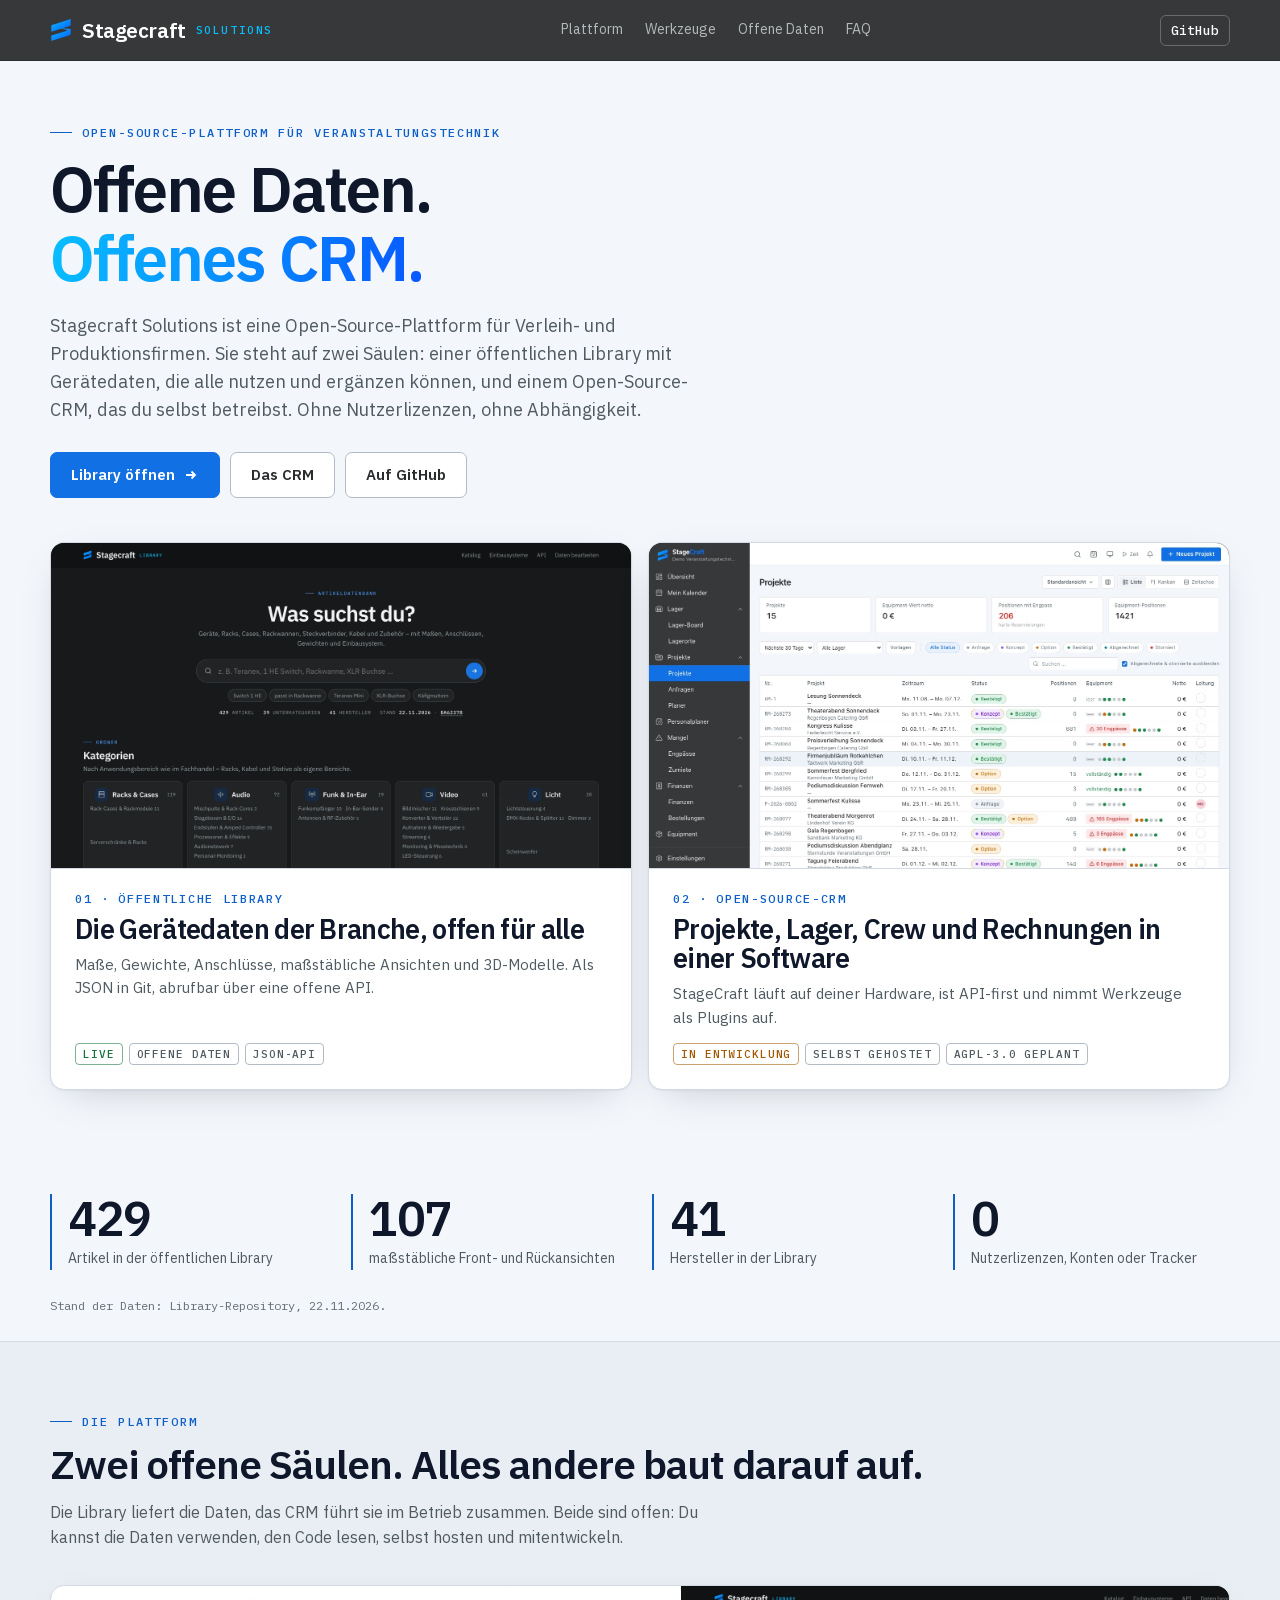
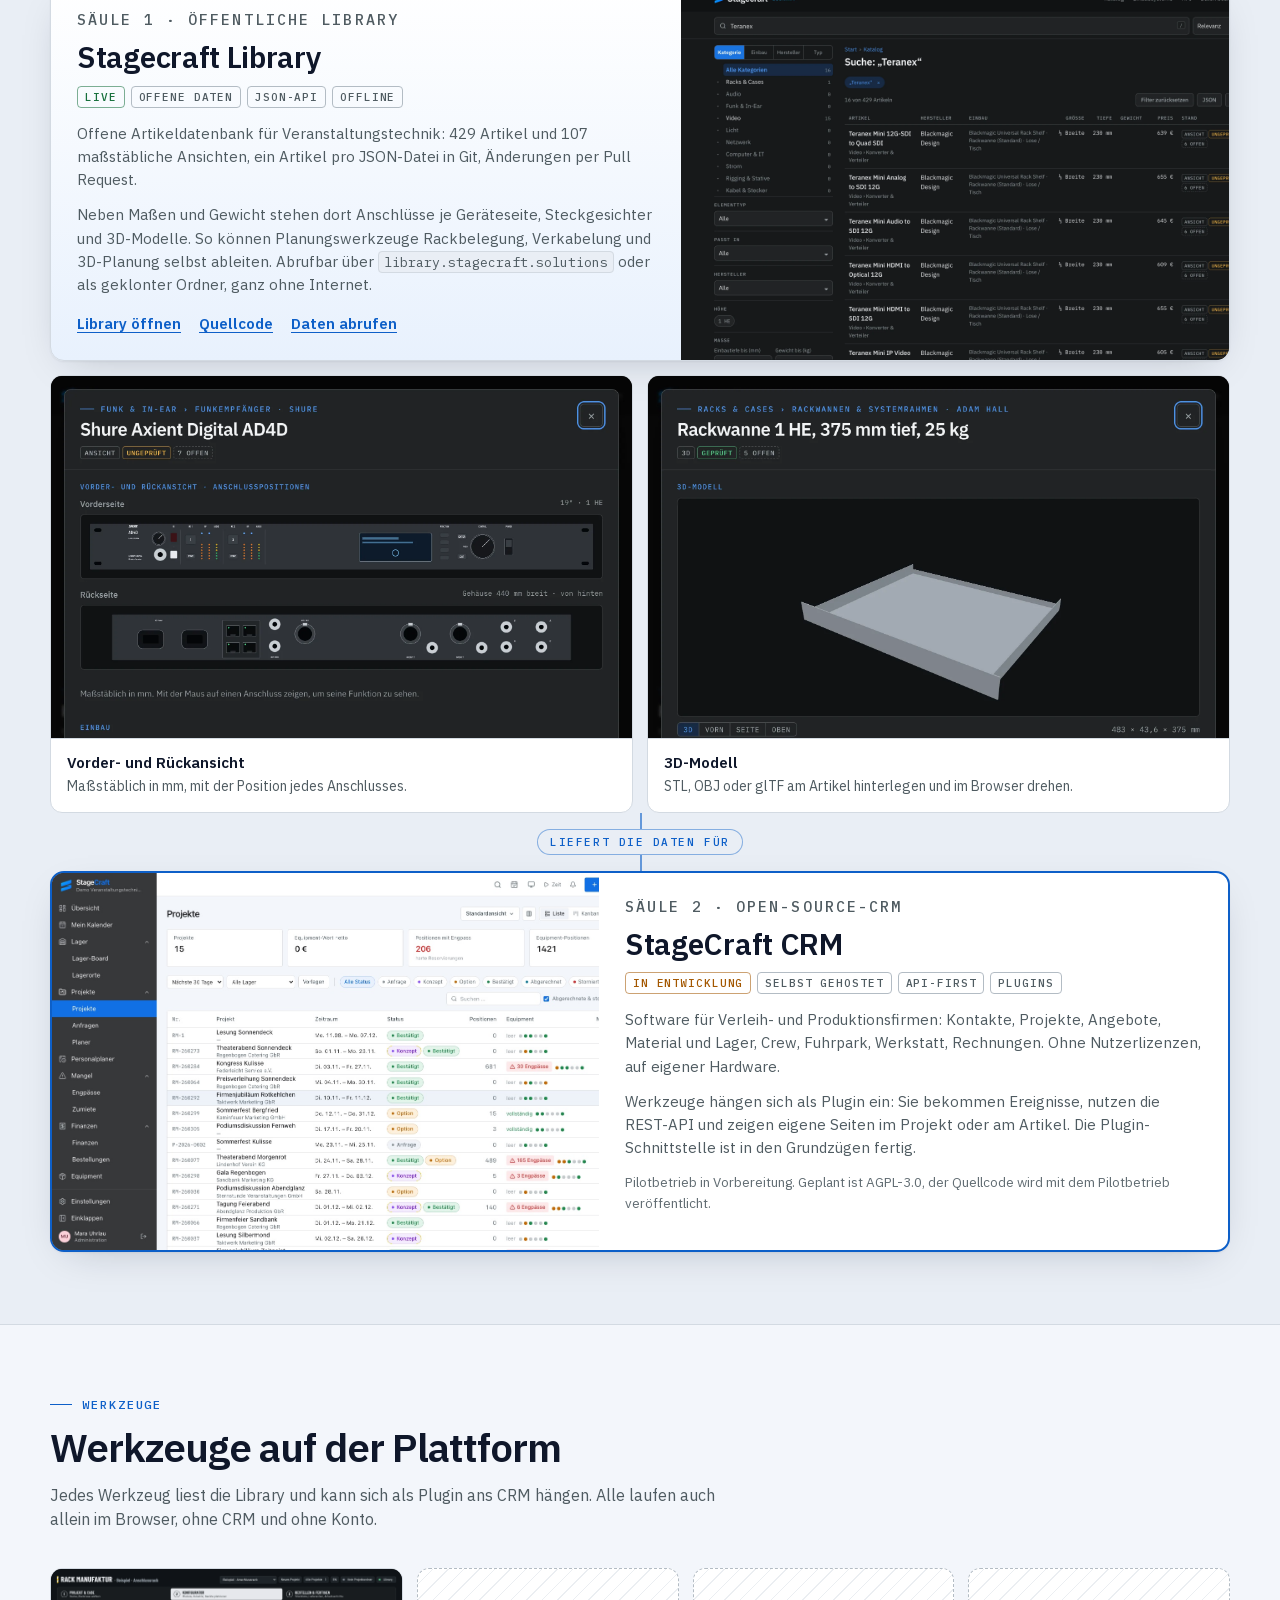
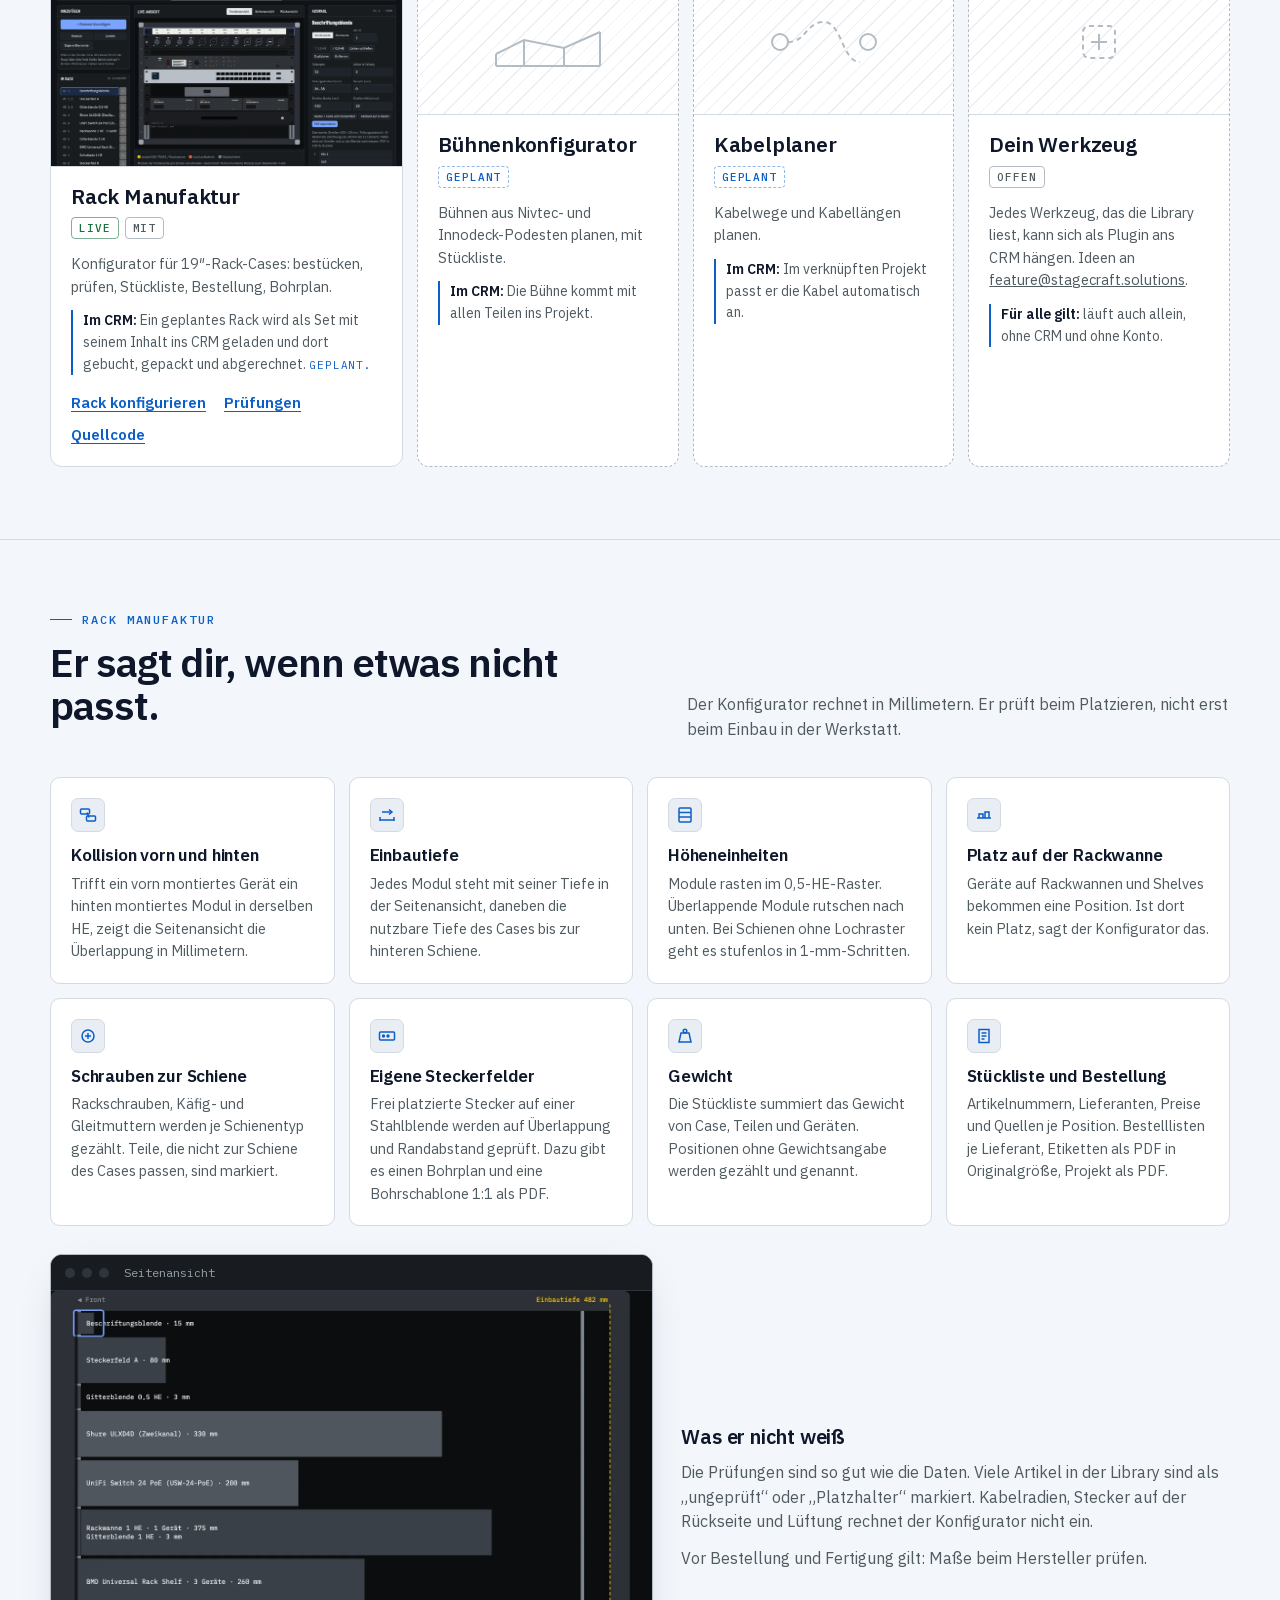
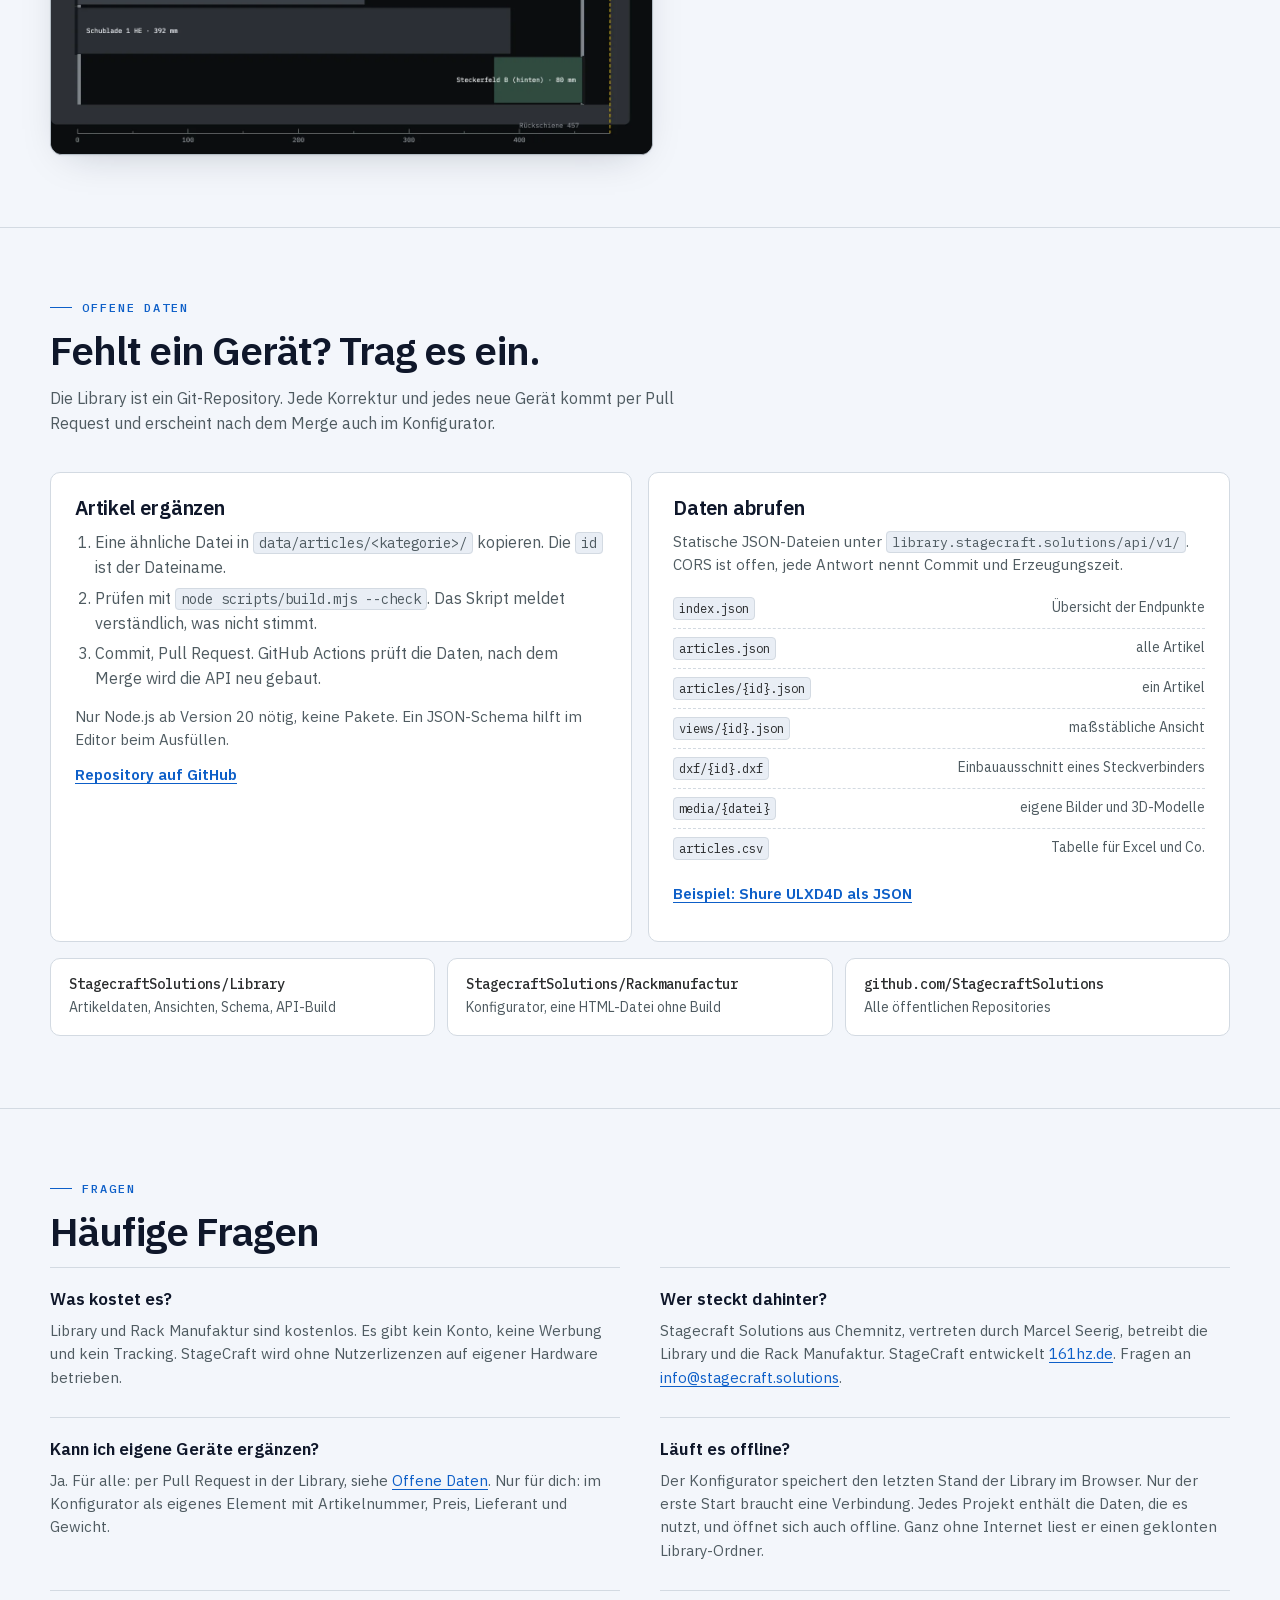
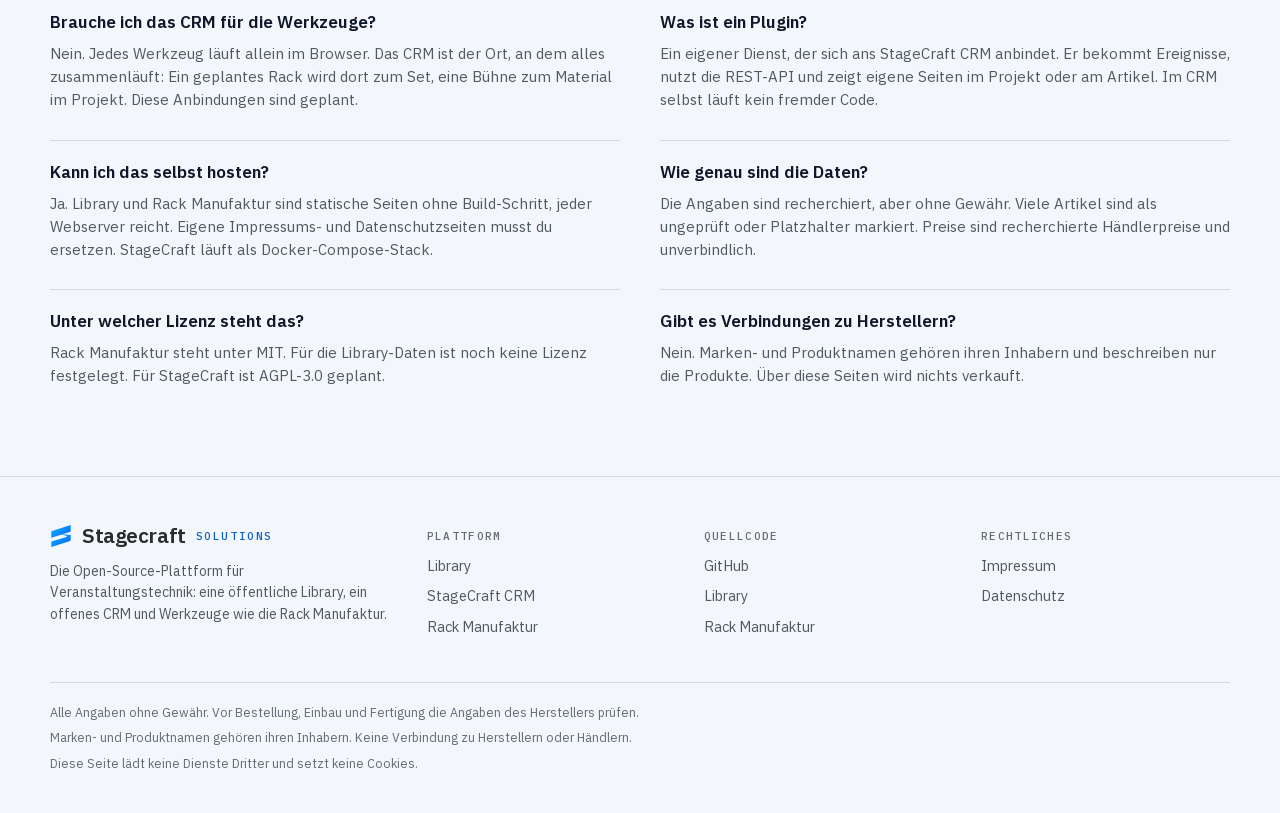
<file: public/index.html>
<!doctype html>
<html lang="de">
<head>
<meta charset="utf-8">
<meta name="viewport" content="width=device-width, initial-scale=1">
<meta name="robots" content="noindex">
<meta name="description" content="Stagecraft Solutions: die Open-Source-Plattform für Veranstaltungstechnik. Eine öffentliche Library mit Gerätedaten und ein Open-Source-CRM für Verleih- und Produktionsfirmen, dazu Werkzeuge wie die Rack Manufaktur.">
<meta name="theme-color" content="#101213" media="(prefers-color-scheme: dark)">
<meta name="theme-color" content="#363839" media="(prefers-color-scheme: light)">
<title>Stagecraft Solutions</title>
<link rel="icon" href="assets/img/favicon.svg" type="image/svg+xml">
<link rel="stylesheet" href="assets/fonts/fonts.css">
<style>
:root{
  /* Farben aus dem StageCraft-Design (apps/web/src/index.css) */
  --bg:#f3f6fb;--panel:#ffffff;--panel2:#e9eef5;--line:#d3dae2;--line2:#b3bcc4;
  --text:#2a2c2d;--head:#0f172a;--muted:#4f5b61;--faint:#626d73;
  --nav:#363839;--nav-fg:#ffffff;--nav-muted:#b4b8ba;
  --accent:#0d5fc8;--accent-solid:#1171e4;--accent-solid-hover:#0c5fc4;--accent-soft:#e8f1fd;
  --ok:#17703c;--orange:#a35700;
  --brand-a:#08bfff;--brand-b:#0757ff;
  --shadow:0 1px 2px #0f172a0d,0 12px 40px -18px #0f172a40;
  --body:"IBM Plex Sans",system-ui,-apple-system,"Segoe UI",sans-serif;
  --display:var(--body);
  --mono:"IBM Plex Mono",ui-monospace,"SF Mono",Menlo,monospace;
  color-scheme:light;
}
@media (prefers-color-scheme:dark){
  :root{
    --bg:#17191b;--panel:#212426;--panel2:#1c1f21;--line:#34383b;--line2:#464b4f;
    --text:#e8eaeb;--head:#f2f3f4;--muted:#9aa3a8;--faint:#939ca1;
    --nav:#101213;--nav-fg:#f2f3f4;--nav-muted:#8d9498;
    --accent:#4b94f0;--accent-solid:#1a73e0;--accent-solid-hover:#1666d0;--accent-soft:#172a44;
    --ok:#4fcf83;--orange:#f2b13b;
    --shadow:0 1px 2px #0000004d,0 20px 60px -24px #000000b3;
    color-scheme:dark;
  }
}
*{box-sizing:border-box}
html{scroll-padding-top:76px;-webkit-text-size-adjust:100%}
body{margin:0;background:var(--bg);color:var(--text);font:16px/1.55 var(--body);-webkit-font-smoothing:antialiased;overflow-x:hidden}
a{color:inherit}
img{max-width:100%;height:auto;display:block}
:focus-visible{outline:2px solid var(--accent);outline-offset:3px;border-radius:3px}
.wrap{width:min(1180px,calc(100% - 32px));margin-inline:auto}
.skip{position:absolute;left:-999px;top:8px;background:var(--accent-solid);color:#fff;padding:8px 12px;border-radius:6px;z-index:50}
.skip:focus{left:16px}

/* Kopf */
.top{position:sticky;top:0;z-index:20;background:var(--nav);color:var(--nav-fg);border-bottom:1px solid #00000033}
.top .wrap{height:60px;display:flex;align-items:center;justify-content:space-between;gap:16px}
.logo{display:flex;align-items:center;gap:10px;font:650 21px/1 var(--display);letter-spacing:-.02em;text-decoration:none;white-space:nowrap}
.logo small{font:500 11px var(--mono);letter-spacing:.14em;text-transform:uppercase;color:var(--brand-a)}
footer .logo small{color:var(--accent)}
.mark{width:22px;height:22px;flex:none}
.top nav{display:flex;gap:22px;font-size:14px;color:var(--nav-muted)}
.top nav a{text-decoration:none}
.top nav a:hover{color:var(--nav-fg)}
.top .gh{font:500 13px var(--mono);border:1px solid #ffffff40;border-radius:6px;padding:6px 10px;text-decoration:none;white-space:nowrap}
.top .gh:hover{border-color:var(--brand-a)}
@media (max-width:900px){.top nav{display:none}}
@media (max-width:420px){.top .logo{font-size:18px;gap:9px}.top .logo small{font-size:10px;letter-spacing:.1em}.top .gh{padding:5px 8px}}

/* Allgemein */
section{padding:72px 0;border-bottom:1px solid var(--line)}
.eyebrow{font:500 12px var(--mono);letter-spacing:.16em;text-transform:uppercase;color:var(--accent);display:flex;align-items:center;gap:10px;margin:0 0 14px}
.eyebrow:before{content:"";width:22px;height:1px;background:currentColor}
h1,h2,h3{font-family:var(--display);color:var(--head);line-height:1.08;margin:0}
h1{font-weight:650;font-size:clamp(38px,6vw,64px);letter-spacing:-.03em}
h1 em{font-style:normal;background:linear-gradient(100deg,var(--brand-a),var(--brand-b));-webkit-background-clip:text;background-clip:text;color:transparent}
h2{font-weight:650;font-size:clamp(28px,3.8vw,40px);letter-spacing:-.025em;margin-bottom:14px}
h3{font-weight:600;font-size:20px;letter-spacing:-.01em}
.lead{color:var(--muted);font-size:18px;max-width:640px;margin:0}
.sub{color:var(--muted);max-width:680px;margin:0 0 36px}
.btns{display:flex;flex-wrap:wrap;gap:10px;margin-top:28px}
.btn{display:inline-flex;align-items:center;justify-content:center;gap:8px;min-height:46px;padding:0 20px;border-radius:7px;border:1px solid var(--line2);text-decoration:none;font-weight:600;font-size:15px;background:var(--panel)}
.btn:hover{border-color:var(--accent)}
.btn.primary{background:var(--accent-solid);border-color:var(--accent-solid);color:#fff}
.btn.primary:hover{background:var(--accent-solid-hover)}
.btn svg{flex:none}
code,.mono{font-family:var(--mono);font-size:.88em}
code{background:var(--panel2);border:1px solid var(--line);border-radius:4px;padding:1px 5px;overflow-wrap:anywhere}

/* Hero */
.hero{padding:64px 0 0;border-bottom:0}
.hero .lead{margin-top:20px}
.shot{margin:48px 0 0;border:1px solid var(--line2);border-radius:12px;overflow:hidden;background:#101316;box-shadow:var(--shadow)}
.shot .bar{display:flex;align-items:center;gap:7px;padding:10px 14px;background:#181c20;border-bottom:1px solid #2d343b;font:12px var(--mono);color:#97a1ab}
.shot .bar i{width:10px;height:10px;border-radius:50%;background:#2d343b;flex:none}
.shot .bar span{margin-left:8px;overflow:hidden;text-overflow:ellipsis;white-space:nowrap}
figcaption{font-size:13px;color:var(--faint);margin-top:10px}

/* Hero: zwei Säulen */
.pillars{display:grid;grid-template-columns:1fr 1fr;gap:16px;margin:44px 0 64px}
.pillar{display:flex;flex-direction:column;background:var(--panel);border:1px solid var(--line);border-radius:14px;overflow:hidden;text-decoration:none;box-shadow:var(--shadow);transition:border-color .15s}
.pillar:hover{border-color:var(--accent)}
.pillar .img{aspect-ratio:16/9;background:#101316;overflow:hidden;border-bottom:1px solid var(--line)}
.pillar .img img{width:100%;height:100%;object-fit:cover;object-position:left top}
.pillar .body{padding:22px 24px 24px;display:flex;flex-direction:column;flex:1}
.pillar .num{font:500 12px var(--mono);letter-spacing:.14em;text-transform:uppercase;color:var(--accent);margin:0 0 8px}
.pillar h2{font-size:clamp(22px,2.4vw,27px);margin-bottom:10px}
.pillar p{color:var(--muted);margin:0 0 14px;font-size:15px}
.pillar .tags{margin:auto 0 0}
@media (max-width:760px){.pillars{grid-template-columns:1fr}}

/* Kennzahlen */
.stats{padding:0;border-bottom:1px solid var(--line)}
.stats ul{list-style:none;margin:0;padding:40px 0;display:grid;grid-template-columns:repeat(4,1fr);gap:24px}
.stats li{border-left:2px solid var(--accent);padding-left:16px}
.stats b{display:block;font:650 clamp(34px,4.6vw,48px)/1 var(--display);letter-spacing:-.03em;color:var(--head)}
.stats span{display:block;color:var(--muted);font-size:14px;margin-top:6px}
.stats .src{font:12px var(--mono);color:var(--faint);padding-bottom:28px;margin:-12px 0 0}
@media (max-width:760px){.stats ul{grid-template-columns:repeat(2,1fr);gap:28px 20px}}

/* Prüfungen */
.checks-head{display:grid;grid-template-columns:1.1fr 1fr;gap:40px;align-items:end;margin-bottom:36px}
.checks-head .sub{margin:0}
.grid{display:grid;grid-template-columns:repeat(4,1fr);gap:14px}
.card{background:var(--panel);border:1px solid var(--line);border-radius:10px;padding:20px}
.card .ic{width:34px;height:34px;border-radius:7px;background:var(--panel2);border:1px solid var(--line);display:grid;place-items:center;color:var(--accent);margin-bottom:14px}
.card h3{font-size:17px;margin-bottom:8px}
.card p{color:var(--muted);font-size:14.5px;margin:0}
.side{margin-top:28px;display:grid;grid-template-columns:1.1fr 1fr;gap:28px;align-items:center}
.side .shot{margin:0}
.side h3{margin-bottom:12px}
.side p{color:var(--muted);margin:0 0 12px}
@media (max-width:1000px){.grid{grid-template-columns:repeat(2,1fr)}.checks-head,.side{grid-template-columns:1fr;gap:16px}}
@media (max-width:520px){.grid{grid-template-columns:1fr}}

/* Aufbau: CRM oben, Werkzeuge, Library als Grundlage */
.flowsec{background:var(--panel2)}
.stack{display:flex;flex-direction:column;margin-top:8px}
.layer{display:grid;grid-template-columns:minmax(0,1fr) minmax(0,1.15fr);background:var(--panel);border:1px solid var(--line);border-radius:14px;overflow:hidden;box-shadow:var(--shadow)}
.layer .img{background:#101316;overflow:hidden;min-height:260px}
.layer .img img{width:100%;height:100%;object-fit:cover;object-position:left top}
.layer .body,.tool .body{padding:24px 26px;display:flex;flex-direction:column}
.layer.crm{border:2px solid var(--accent)}
.layer.lib{grid-template-columns:minmax(0,1.15fr) minmax(0,1fr);background:linear-gradient(180deg,var(--panel),var(--accent-soft))}
.layer.lib .img{order:2}
.role{font:500 11px var(--mono);letter-spacing:.14em;text-transform:uppercase;color:var(--accent);margin:0 0 6px}
.layer h3{font-size:30px;margin-bottom:12px}
.tool h3{font-size:21px;margin-bottom:10px}
.tags{display:flex;flex-wrap:wrap;gap:6px;margin-bottom:14px}
.tag{font:500 11px var(--mono);letter-spacing:.08em;text-transform:uppercase;border:1px solid var(--line2);border-radius:4px;padding:3px 7px;color:var(--muted)}
.tag.live{color:var(--ok);border-color:color-mix(in srgb,var(--ok) 55%,transparent)}
.tag.dev{color:var(--orange);border-color:color-mix(in srgb,var(--orange) 55%,transparent)}
.tag.plan{color:var(--accent);border-color:color-mix(in srgb,var(--accent) 45%,transparent);border-style:dashed}
.layer p,.tool p{color:var(--muted);margin:0 0 12px;font-size:15px}
.layer .note{font-size:13.5px;color:var(--faint);margin-top:auto}
.links{margin-top:auto;display:flex;flex-wrap:wrap;gap:8px 18px;font-weight:600;font-size:15px;padding-top:4px}
.links a{color:var(--accent);text-underline-offset:3px}
.tools{display:grid;grid-template-columns:1.35fr 1fr 1fr 1fr;gap:14px}
.tool{background:var(--panel);border:1px solid var(--line);border-radius:12px;overflow:hidden;display:flex;flex-direction:column}
.tool .img{aspect-ratio:16/9;background:#101316;overflow:hidden;border-bottom:1px solid var(--line)}
.tool .img img{width:100%;height:100%;object-fit:cover;object-position:left top}
.tool .ph{aspect-ratio:16/9;display:grid;place-items:center;color:var(--line2);background:repeating-linear-gradient(135deg,transparent 0 10px,color-mix(in srgb,var(--line) 45%,transparent) 10px 11px);border-bottom:1px solid var(--line)}
.tool.planned,.tool.more{border-style:dashed;border-color:var(--line2)}
.tool .body{padding:18px 20px 20px;flex:1}
.tool p{font-size:14.5px}
.crm-hint{border-left:2px solid var(--accent);padding-left:10px;font-size:14px!important}
.crm-hint b{color:var(--head);font-weight:600}
.crm-hint i{color:var(--accent);font-style:normal;font-family:var(--mono);font-size:11px;letter-spacing:.08em;text-transform:uppercase}
.band{position:relative;height:58px;display:grid;place-items:center}
.band:before{content:"";position:absolute;left:50%;top:0;bottom:0;width:2px;background:var(--accent);opacity:.6}
.band span{position:relative;font:500 11px var(--mono);letter-spacing:.14em;text-transform:uppercase;color:var(--accent);background:var(--panel2);padding:5px 12px;border:1px solid color-mix(in srgb,var(--accent) 45%,transparent);border-radius:20px}
.libshots{display:grid;grid-template-columns:1fr 1fr;gap:14px;margin-top:14px}
.libshots figure{margin:0;background:var(--panel);border:1px solid var(--line);border-radius:12px;overflow:hidden}
.libshots .img{aspect-ratio:16/10;background:#101316;overflow:hidden;border-bottom:1px solid var(--line)}
.libshots img{width:100%;height:100%;object-fit:cover;object-position:center top}
.libshots figcaption{margin:0;padding:12px 16px 14px;font-size:14px;color:var(--muted)}
.libshots figcaption b{display:block;color:var(--head);font-weight:600;font-size:15px;margin-bottom:2px}
@media (max-width:760px){.libshots{grid-template-columns:1fr}}
@media (max-width:1060px){.tools{grid-template-columns:1fr 1fr}}
@media (max-width:760px){
  .layer,.layer.lib{grid-template-columns:1fr}
  .layer.lib .img{order:0}
  .layer .img{min-height:0;aspect-ratio:16/10}
  .layer h3{font-size:25px}
}
@media (max-width:560px){.tools{grid-template-columns:1fr}}

/* Vergleich */
.tablewrap{margin-top:28px;overflow-x:auto;border:1px solid var(--line);border-radius:10px;background:var(--panel)}
table{width:100%;border-collapse:collapse;font-size:14.5px;min-width:640px}
th,td{text-align:left;padding:12px 16px;border-bottom:1px solid var(--line);vertical-align:top}
thead th{font:500 11px var(--mono);text-transform:uppercase;letter-spacing:.1em;color:var(--faint);background:var(--panel2)}
tbody th{font-weight:600;white-space:nowrap}
tbody tr:last-child>*{border-bottom:0}
td{color:var(--muted)}

/* Offene Daten */
.open{display:grid;grid-template-columns:1fr 1fr;gap:16px}
.open .card{padding:24px}
.open h3{font-size:20px;margin-bottom:12px}
.open ol{margin:0 0 14px;padding-left:20px;color:var(--muted)}
.open ol li{margin-bottom:6px}
.api{list-style:none;margin:0 0 14px;padding:0;font-size:14px}
.api li{display:flex;gap:12px;justify-content:space-between;border-bottom:1px dashed var(--line);padding:8px 0;flex-wrap:wrap}
.api li:last-child{border-bottom:0}
.api span{color:var(--muted)}
.open .card>p{color:var(--muted);margin:0 0 12px;font-size:15px}
.open a{color:var(--accent);text-underline-offset:3px;font-weight:600}
.repos{margin-top:16px;display:grid;grid-template-columns:repeat(3,1fr);gap:12px}
.repo{display:flex;flex-direction:column;gap:4px;background:var(--panel);border:1px solid var(--line);border-radius:10px;padding:16px 18px;text-decoration:none}
.repo:hover{border-color:var(--accent)}
.repo b{font:500 14px var(--mono);overflow-wrap:anywhere}
.repo span{color:var(--muted);font-size:14px}
@media (max-width:860px){.open,.repos{grid-template-columns:1fr}}

/* FAQ */
.faq{display:grid;grid-template-columns:1fr 1fr;gap:12px 40px}
.faq div{border-top:1px solid var(--line);padding:20px 0 6px}
.faq h3{font:600 17px/1.35 var(--body);text-transform:none;letter-spacing:0;margin-bottom:8px}
.faq p{color:var(--muted);margin:0 0 10px;font-size:15px}
.faq a{color:var(--accent);text-underline-offset:3px}
@media (max-width:760px){.faq{grid-template-columns:1fr}}

/* Fuß */
footer{padding:48px 0 40px}
.foot{display:grid;grid-template-columns:1.4fr 1fr 1fr 1fr;gap:28px}
.foot p{color:var(--muted);font-size:14px;margin:14px 0 0;max-width:340px}
.foot h4{font:500 11px var(--mono);letter-spacing:.12em;text-transform:uppercase;color:var(--faint);margin:4px 0 12px}
.foot ul{list-style:none;margin:0;padding:0;font-size:14.5px}
.foot li{margin-bottom:8px}
.foot ul a{text-decoration:none;color:var(--muted)}
.foot ul a:hover{color:var(--text);text-decoration:underline}
.fine{margin-top:36px;padding-top:20px;border-top:1px solid var(--line);font-size:12.5px;color:var(--faint);display:grid;gap:6px}
.fine p{margin:0}
@media (max-width:760px){.foot{grid-template-columns:1fr 1fr}.foot>div:first-child{grid-column:1/-1}}
</style>
</head>
<body>
<a class="skip" href="#inhalt">Zum Inhalt</a>

<header class="top">
  <div class="wrap">
    <a class="logo" href="./" aria-label="Stagecraft Solutions, Startseite"><svg class="mark" viewBox="0 0 362 370" aria-hidden="true"><defs><linearGradient id="mk1" x1="0" y1="0" x2="1" y2="1"><stop offset="0" stop-color="#08BFFF"/><stop offset="1" stop-color="#0757FF"/></linearGradient></defs><g fill="url(#mk1)"><path d="M18 105 L344 0 L344 91 Q344 110 326 117 L18 216 Z"/><path d="M18 278 L270 202 Q296 194 270 181 L151 150 L344 169 L344 244 Q344 266 323 273 L18 370 Z"/></g></svg>Stagecraft <small>Solutions</small></a>
    <nav aria-label="Abschnitte">
      <a href="#plattform">Plattform</a>
      <a href="#werkzeuge">Werkzeuge</a>
      <a href="#offen">Offene Daten</a>
      <a href="#faq">FAQ</a>
    </nav>
    <a class="gh" href="https://github.com/StagecraftSolutions" rel="noopener">GitHub</a>
  </div>
</header>

<main id="inhalt">

<!-- 1 · Hero: Open-Source-Plattform -->
<section class="hero" aria-labelledby="hero-h">
  <div class="wrap">
    <p class="eyebrow">Open-Source-Plattform für Veranstaltungstechnik</p>
    <h1 id="hero-h">Offene Daten.<br><em>Offenes CRM.</em></h1>
    <p class="lead">Stagecraft Solutions ist eine Open-Source-Plattform für Verleih- und Produktionsfirmen. Sie steht auf zwei Säulen: einer öffentlichen Library mit Gerätedaten, die alle nutzen und ergänzen können, und einem Open-Source-CRM, das du selbst betreibst. Ohne Nutzerlizenzen, ohne Abhängigkeit.</p>
    <div class="btns">
      <a class="btn primary" href="https://library.stagecraft.solutions/">Library öffnen
        <svg width="16" height="16" viewBox="0 0 16 16" aria-hidden="true"><path d="M3 8h9M8.5 4.5 12 8l-3.5 3.5" fill="none" stroke="currentColor" stroke-width="1.8"/></svg></a>
      <a class="btn" href="#crm">Das CRM</a>
      <a class="btn" href="https://github.com/StagecraftSolutions" rel="noopener">Auf GitHub</a>
    </div>

    <div class="pillars">
      <a class="pillar" href="#library">
        <div class="img"><img src="assets/img/library-start.webp" width="2880" height="1800" alt="Startseite der Stagecraft Library: große Suche „Was suchst du?“ mit Beispielsuchen, darunter 429 Artikel, 39 Unterkategorien, 41 Hersteller und die Kategorien als Ordner."></div>
        <div class="body">
          <p class="num">01 · Öffentliche Library</p>
          <h2>Die Gerätedaten der Branche, offen für alle</h2>
          <p>Maße, Gewichte, Anschlüsse, maßstäbliche Ansichten und 3D-Modelle. Als JSON in Git, abrufbar über eine offene API.</p>
          <div class="tags"><span class="tag live">Live</span><span class="tag">Offene Daten</span><span class="tag">JSON-API</span></div>
        </div>
      </a>
      <a class="pillar" href="#crm">
        <div class="img"><img src="assets/img/stagecraft-projekte.jpg" width="1440" height="900" alt="StageCraft CRM: Projektliste mit Status, Zeitraum, Fortschritt in sechs Bereichen und Engpass-Hinweisen."></div>
        <div class="body">
          <p class="num">02 · Open-Source-CRM</p>
          <h2>Projekte, Lager, Crew und Rechnungen in einer Software</h2>
          <p>StageCraft läuft auf deiner Hardware, ist API-first und nimmt Werkzeuge als Plugins auf.</p>
          <div class="tags"><span class="tag dev">In Entwicklung</span><span class="tag">Selbst gehostet</span><span class="tag">AGPL-3.0 geplant</span></div>
        </div>
      </a>
    </div>
  </div>
</section>

<!-- 2 · Kennzahlen -->
<section class="stats" aria-label="Kennzahlen">
  <div class="wrap">
    <ul>
      <li><b>429</b><span>Artikel in der öffentlichen Library</span></li>
      <li><b>107</b><span>maßstäbliche Front- und Rückansichten</span></li>
      <li><b>41</b><span>Hersteller in der Library</span></li>
      <li><b>0</b><span>Nutzerlizenzen, Konten oder Tracker</span></li>
    </ul>
    <p class="src">Stand der Daten: Library-Repository, 22.11.2026.</p>
  </div>
</section>

<!-- 3 · Plattform: Library und CRM -->
<section id="plattform" class="flowsec" aria-labelledby="pf-h">
  <div class="wrap">
    <p class="eyebrow">Die Plattform</p>
    <h2 id="pf-h">Zwei offene Säulen. Alles andere baut darauf auf.</h2>
    <p class="sub">Die Library liefert die Daten, das CRM führt sie im Betrieb zusammen. Beide sind offen: Du kannst die Daten verwenden, den Code lesen, selbst hosten und mitentwickeln.</p>

    <div class="stack">
      <article class="layer lib" id="library">
        <div class="img"><img src="assets/img/library-katalog.webp" width="2880" height="1800" loading="lazy" alt="Suche nach „Teranex“ in der Stagecraft Library: links Ordner und Filter nach Kategorie, Einbau, Hersteller und Maßen, rechts 16 Treffer mit Einbausystem, Größe, Tiefe, Preis und Prüfstatus."></div>
        <div class="body">
          <p class="role">Säule 1 · Öffentliche Library</p>
          <h3>Stagecraft Library</h3>
          <div class="tags"><span class="tag live">Live</span><span class="tag">Offene Daten</span><span class="tag">JSON-API</span><span class="tag">Offline</span></div>
          <p>Offene Artikeldatenbank für Veranstaltungstechnik: 429 Artikel und 107 maßstäbliche Ansichten, ein Artikel pro JSON-Datei in Git, Änderungen per Pull Request.</p>
          <p>Neben Maßen und Gewicht stehen dort Anschlüsse je Geräteseite, Steckgesichter und 3D-Modelle. So können Planungswerkzeuge Rackbelegung, Verkabelung und 3D-Planung selbst ableiten. Abrufbar über <code>library.stagecraft.solutions</code> oder als geklonter Ordner, ganz ohne Internet.</p>
          <div class="links"><a href="https://library.stagecraft.solutions/">Library öffnen</a><a href="https://github.com/StagecraftSolutions/Library" rel="noopener">Quellcode</a><a href="#offen">Daten abrufen</a></div>
        </div>
      </article>

      <div class="libshots">
        <figure>
          <div class="img"><img src="assets/img/library-ansicht.webp" width="1800" height="1640" loading="lazy" alt="Artikel Shure Axient Digital AD4D in der Library: maßstäbliche Vorder- und Rückansicht mit allen Anschlüssen, darunter Einbau in die 19″-Rackschiene."></div>
          <figcaption><b>Vorder- und Rückansicht</b> Maßstäblich in mm, mit der Position jedes Anschlusses.</figcaption>
        </figure>
        <figure>
          <div class="img"><img src="assets/img/library-3d.webp" width="1800" height="1640" loading="lazy" alt="Artikel Rackwanne 1 HE in der Library: drehbares 3D-Modell mit Knöpfen für 3D, Vorn, Seite und Oben und den Maßen 483 × 43,6 × 375 mm."></div>
          <figcaption><b>3D-Modell</b> STL, OBJ oder glTF am Artikel hinterlegen und im Browser drehen.</figcaption>
        </figure>
      </div>

      <div class="band" aria-hidden="true"><span>liefert die Daten für</span></div>

      <article class="layer crm" id="crm">
        <div class="img"><img src="assets/img/stagecraft-projekte.jpg" width="1440" height="900" loading="lazy" alt="StageCraft: Projektliste mit Status, Zeitraum, Fortschritt in sechs Bereichen und Engpass-Hinweisen."></div>
        <div class="body">
          <p class="role">Säule 2 · Open-Source-CRM</p>
          <h3>StageCraft CRM</h3>
          <div class="tags"><span class="tag dev">In Entwicklung</span><span class="tag">Selbst gehostet</span><span class="tag">API-first</span><span class="tag">Plugins</span></div>
          <p>Software für Verleih- und Produktionsfirmen: Kontakte, Projekte, Angebote, Material und Lager, Crew, Fuhrpark, Werkstatt, Rechnungen. Ohne Nutzerlizenzen, auf eigener Hardware.</p>
          <p>Werkzeuge hängen sich als Plugin ein: Sie bekommen Ereignisse, nutzen die REST-API und zeigen eigene Seiten im Projekt oder am Artikel. Die Plugin-Schnittstelle ist in den Grundzügen fertig.</p>
          <p class="note">Pilotbetrieb in Vorbereitung. Geplant ist AGPL-3.0, der Quellcode wird mit dem Pilotbetrieb veröffentlicht.</p>
        </div>
      </article>
    </div>
  </div>
</section>

<!-- 4 · Werkzeuge auf der Plattform -->
<section id="werkzeuge" aria-labelledby="wz-h">
  <div class="wrap">
    <p class="eyebrow">Werkzeuge</p>
    <h2 id="wz-h">Werkzeuge auf der Plattform</h2>
    <p class="sub">Jedes Werkzeug liest die Library und kann sich als Plugin ans CRM hängen. Alle laufen auch allein im Browser, ohne CRM und ohne Konto.</p>
    <div class="tools">
      <article class="tool">
        <div class="img"><img src="assets/img/rack-manufaktur-konfigurator.webp" width="2880" height="1800" loading="lazy" alt="Rack Manufaktur: Konfigurator mit Vorderansicht eines bestückten 8-HE-Racks."></div>
        <div class="body">
          <h3>Rack Manufaktur</h3>
          <div class="tags"><span class="tag live">Live</span><span class="tag">MIT</span></div>
          <p>Konfigurator für 19″-Rack-Cases: bestücken, prüfen, Stückliste, Bestellung, Bohrplan.</p>
          <p class="crm-hint"><b>Im CRM:</b> Ein geplantes Rack wird als Set mit seinem Inhalt ins CRM geladen und dort gebucht, gepackt und abgerechnet. <i>Geplant.</i></p>
          <div class="links"><a href="https://rack.stagecraft.solutions/">Rack konfigurieren</a><a href="#pruefungen">Prüfungen</a><a href="https://github.com/StagecraftSolutions/Rackmanufactur" rel="noopener">Quellcode</a></div>
        </div>
      </article>
      <article class="tool planned">
        <div class="ph" aria-hidden="true"><svg viewBox="0 0 120 64" width="120" height="64"><path d="M8 44 36 30l40 8 36-16" fill="none" stroke="currentColor" stroke-width="2"/><path d="M8 44v12M36 30v26M76 38v18M112 22v34" stroke="currentColor" stroke-width="2"/><path d="M8 56h104" stroke="currentColor" stroke-width="2"/></svg></div>
        <div class="body">
          <h3>Bühnenkonfigurator</h3>
          <div class="tags"><span class="tag plan">Geplant</span></div>
          <p>Bühnen aus Nivtec- und Innodeck-Podesten planen, mit Stückliste.</p>
          <p class="crm-hint"><b>Im CRM:</b> Die Bühne kommt mit allen Teilen ins Projekt.</p>
        </div>
      </article>
      <article class="tool planned">
        <div class="ph" aria-hidden="true"><svg viewBox="0 0 120 64" width="120" height="64"><circle cx="16" cy="32" r="8" fill="none" stroke="currentColor" stroke-width="2"/><circle cx="104" cy="32" r="8" fill="none" stroke="currentColor" stroke-width="2"/><path d="M24 32c18 0 18-20 36-20s18 40 36 40" fill="none" stroke="currentColor" stroke-width="2" stroke-dasharray="5 4"/></svg></div>
        <div class="body">
          <h3>Kabelplaner</h3>
          <div class="tags"><span class="tag plan">Geplant</span></div>
          <p>Kabelwege und Kabellängen planen.</p>
          <p class="crm-hint"><b>Im CRM:</b> Im verknüpften Projekt passt er die Kabel automatisch an.</p>
        </div>
      </article>
      <article class="tool more">
        <div class="ph" aria-hidden="true"><svg viewBox="0 0 120 64" width="120" height="64"><rect x="44" y="16" width="32" height="32" rx="6" fill="none" stroke="currentColor" stroke-width="2" stroke-dasharray="5 4"/><path d="M60 24v16M52 32h16" stroke="currentColor" stroke-width="2"/></svg></div>
        <div class="body">
          <h3>Dein Werkzeug</h3>
          <div class="tags"><span class="tag">Offen</span></div>
          <p>Jedes Werkzeug, das die Library liest, kann sich als Plugin ans CRM hängen. Ideen an <a href="mailto:feature@stagecraft.solutions">feature@stagecraft.solutions</a>.</p>
          <p class="crm-hint"><b>Für alle gilt:</b> läuft auch allein, ohne CRM und ohne Konto.</p>
        </div>
      </article>
    </div>
  </div>
</section>

<!-- 5 · Prüfungen der Rack Manufaktur -->
<section id="pruefungen" aria-labelledby="pr-h">
  <div class="wrap">
    <div class="checks-head">
      <div>
        <p class="eyebrow">Rack Manufaktur</p>
        <h2 id="pr-h">Er sagt dir, wenn etwas nicht passt.</h2>
      </div>
      <p class="sub">Der Konfigurator rechnet in Millimetern. Er prüft beim Platzieren, nicht erst beim Einbau in der Werkstatt.</p>
    </div>
    <div class="grid">
      <article class="card">
        <div class="ic" aria-hidden="true"><svg width="18" height="18" viewBox="0 0 18 18"><rect x="1.5" y="3" width="9" height="5" rx="1" fill="none" stroke="currentColor" stroke-width="1.5"/><rect x="7.5" y="10" width="9" height="5" rx="1" fill="none" stroke="currentColor" stroke-width="1.5"/><path d="M8 6.5 10 11.5" stroke="currentColor" stroke-width="1.5"/></svg></div>
        <h3>Kollision vorn und hinten</h3>
        <p>Trifft ein vorn montiertes Gerät ein hinten montiertes Modul in derselben HE, zeigt die Seitenansicht die Überlappung in Millimetern.</p>
      </article>
      <article class="card">
        <div class="ic" aria-hidden="true"><svg width="18" height="18" viewBox="0 0 18 18"><path d="M2 14h14M2 11V15M16 11v4M4 6h10" stroke="currentColor" stroke-width="1.5" fill="none"/><path d="M11 3.5 14 6l-3 2.5" fill="none" stroke="currentColor" stroke-width="1.5"/></svg></div>
        <h3>Einbautiefe</h3>
        <p>Jedes Modul steht mit seiner Tiefe in der Seitenansicht, daneben die nutzbare Tiefe des Cases bis zur hinteren Schiene.</p>
      </article>
      <article class="card">
        <div class="ic" aria-hidden="true"><svg width="18" height="18" viewBox="0 0 18 18"><rect x="3" y="2" width="12" height="14" rx="1" fill="none" stroke="currentColor" stroke-width="1.5"/><path d="M3 6.5h12M3 11h12" stroke="currentColor" stroke-width="1.5"/></svg></div>
        <h3>Höheneinheiten</h3>
        <p>Module rasten im 0,5-HE-Raster. Überlappende Module rutschen nach unten. Bei Schienen ohne Lochraster geht es stufenlos in 1-mm-Schritten.</p>
      </article>
      <article class="card">
        <div class="ic" aria-hidden="true"><svg width="18" height="18" viewBox="0 0 18 18"><path d="M2 12h14M4 12V8h4v4M10 12V6h4v6" fill="none" stroke="currentColor" stroke-width="1.5"/></svg></div>
        <h3>Platz auf der Rackwanne</h3>
        <p>Geräte auf Rackwannen und Shelves bekommen eine Position. Ist dort kein Platz, sagt der Konfigurator das.</p>
      </article>
      <article class="card">
        <div class="ic" aria-hidden="true"><svg width="18" height="18" viewBox="0 0 18 18"><circle cx="9" cy="9" r="6" fill="none" stroke="currentColor" stroke-width="1.5"/><path d="M6 9h6M9 6v6" stroke="currentColor" stroke-width="1.5"/></svg></div>
        <h3>Schrauben zur Schiene</h3>
        <p>Rackschrauben, Käfig- und Gleitmuttern werden je Schienentyp gezählt. Teile, die nicht zur Schiene des Cases passen, sind markiert.</p>
      </article>
      <article class="card">
        <div class="ic" aria-hidden="true"><svg width="18" height="18" viewBox="0 0 18 18"><rect x="1.5" y="5" width="15" height="8" rx="1" fill="none" stroke="currentColor" stroke-width="1.5"/><circle cx="5.5" cy="9" r="1.7" fill="currentColor"/><circle cx="10" cy="9" r="1.7" fill="currentColor"/></svg></div>
        <h3>Eigene Steckerfelder</h3>
        <p>Frei platzierte Stecker auf einer Stahlblende werden auf Überlappung und Randabstand geprüft. Dazu gibt es einen Bohrplan und eine Bohrschablone 1:1 als PDF.</p>
      </article>
      <article class="card">
        <div class="ic" aria-hidden="true"><svg width="18" height="18" viewBox="0 0 18 18"><path d="M5 6h8l2 9H3z" fill="none" stroke="currentColor" stroke-width="1.5"/><circle cx="9" cy="4" r="1.8" fill="none" stroke="currentColor" stroke-width="1.5"/></svg></div>
        <h3>Gewicht</h3>
        <p>Die Stückliste summiert das Gewicht von Case, Teilen und Geräten. Positionen ohne Gewichtsangabe werden gezählt und genannt.</p>
      </article>
      <article class="card">
        <div class="ic" aria-hidden="true"><svg width="18" height="18" viewBox="0 0 18 18"><path d="M4 2.5h10v13H4z" fill="none" stroke="currentColor" stroke-width="1.5"/><path d="M6.5 6h5M6.5 9h5M6.5 12h3" stroke="currentColor" stroke-width="1.5"/></svg></div>
        <h3>Stückliste und Bestellung</h3>
        <p>Artikelnummern, Lieferanten, Preise und Quellen je Position. Bestelllisten je Lieferant, Etiketten als PDF in Originalgröße, Projekt als PDF.</p>
      </article>
    </div>
    <div class="side">
      <figure class="shot">
        <div class="bar" aria-hidden="true"><i></i><i></i><i></i><span>Seitenansicht</span></div>
        <img src="assets/img/rack-manufaktur-seitenansicht.webp" width="1324" height="1018" loading="lazy"
          alt="Seitenansicht in der Rack Manufaktur: jedes Modul als Balken mit seiner Einbautiefe in Millimetern, zum Beispiel Shure ULXD4D 330 mm und Schublade 392 mm. Rechts die Rückschiene bei 457 mm, die Einbautiefe von 482 mm und ein hinten montiertes Steckerfeld mit 80 mm.">
      </figure>
      <div>
        <h3>Was er nicht weiß</h3>
        <p>Die Prüfungen sind so gut wie die Daten. Viele Artikel in der Library sind als „ungeprüft“ oder „Platzhalter“ markiert. Kabelradien, Stecker auf der Rückseite und Lüftung rechnet der Konfigurator nicht ein.</p>
        <p>Vor Bestellung und Fertigung gilt: Maße beim Hersteller prüfen.</p>
      </div>
    </div>
  </div>
</section>

<!-- 6 · Offene Daten / Mitmachen -->
<section id="offen" aria-labelledby="of-h">
  <div class="wrap">
    <p class="eyebrow">Offene Daten</p>
    <h2 id="of-h">Fehlt ein Gerät? Trag es ein.</h2>
    <p class="sub">Die Library ist ein Git-Repository. Jede Korrektur und jedes neue Gerät kommt per Pull Request und erscheint nach dem Merge auch im Konfigurator.</p>
    <div class="open">
      <div class="card">
        <h3>Artikel ergänzen</h3>
        <ol>
          <li>Eine ähnliche Datei in <code>data/articles/&lt;kategorie&gt;/</code> kopieren. Die <code>id</code> ist der Dateiname.</li>
          <li>Prüfen mit <code>node scripts/build.mjs --check</code>. Das Skript meldet verständlich, was nicht stimmt.</li>
          <li>Commit, Pull Request. GitHub Actions prüft die Daten, nach dem Merge wird die API neu gebaut.</li>
        </ol>
        <p>Nur Node.js ab Version 20 nötig, keine Pakete. Ein JSON-Schema hilft im Editor beim Ausfüllen.</p>
        <p><a href="https://github.com/StagecraftSolutions/Library" rel="noopener">Repository auf GitHub</a></p>
      </div>
      <div class="card">
        <h3>Daten abrufen</h3>
        <p>Statische JSON-Dateien unter <code>library.stagecraft.solutions/api/v1/</code>. CORS ist offen, jede Antwort nennt Commit und Erzeugungszeit.</p>
        <ul class="api">
          <li><code>index.json</code><span>Übersicht der Endpunkte</span></li>
          <li><code>articles.json</code><span>alle Artikel</span></li>
          <li><code>articles/{id}.json</code><span>ein Artikel</span></li>
          <li><code>views/{id}.json</code><span>maßstäbliche Ansicht</span></li>
          <li><code>dxf/{id}.dxf</code><span>Einbauausschnitt eines Steckverbinders</span></li>
          <li><code>media/{datei}</code><span>eigene Bilder und 3D-Modelle</span></li>
          <li><code>articles.csv</code><span>Tabelle für Excel und Co.</span></li>
        </ul>
        <p><a href="https://library.stagecraft.solutions/api/v1/articles/ulxd4d.json">Beispiel: Shure ULXD4D als JSON</a></p>
      </div>
    </div>
    <div class="repos">
      <a class="repo" href="https://github.com/StagecraftSolutions/Library" rel="noopener"><b>StagecraftSolutions/Library</b><span>Artikeldaten, Ansichten, Schema, API-Build</span></a>
      <a class="repo" href="https://github.com/StagecraftSolutions/Rackmanufactur" rel="noopener"><b>StagecraftSolutions/Rackmanufactur</b><span>Konfigurator, eine HTML-Datei ohne Build</span></a>
      <a class="repo" href="https://github.com/StagecraftSolutions" rel="noopener"><b>github.com/StagecraftSolutions</b><span>Alle öffentlichen Repositories</span></a>
    </div>
  </div>
</section>

<!-- 7 · FAQ -->
<section id="faq" aria-labelledby="faq-h">
  <div class="wrap">
    <p class="eyebrow">Fragen</p>
    <h2 id="faq-h">Häufige Fragen</h2>
    <div class="faq">
      <div>
        <h3>Was kostet es?</h3>
        <p>Library und Rack Manufaktur sind kostenlos. Es gibt kein Konto, keine Werbung und kein Tracking. StageCraft wird ohne Nutzerlizenzen auf eigener Hardware betrieben.</p>
      </div>
      <div>
        <h3>Wer steckt dahinter?</h3>
        <p>Stagecraft Solutions aus Chemnitz, vertreten durch Marcel Seerig, betreibt die Library und die Rack Manufaktur. StageCraft entwickelt <a href="https://161hz.de" rel="noopener">161hz.de</a>. Fragen an <a href="mailto:info@stagecraft.solutions">info@stagecraft.solutions</a>.</p>
      </div>
      <div>
        <h3>Kann ich eigene Geräte ergänzen?</h3>
        <p>Ja. Für alle: per Pull Request in der Library, siehe <a href="#offen">Offene Daten</a>. Nur für dich: im Konfigurator als eigenes Element mit Artikelnummer, Preis, Lieferant und Gewicht.</p>
      </div>
      <div>
        <h3>Läuft es offline?</h3>
        <p>Der Konfigurator speichert den letzten Stand der Library im Browser. Nur der erste Start braucht eine Verbindung. Jedes Projekt enthält die Daten, die es nutzt, und öffnet sich auch offline. Ganz ohne Internet liest er einen geklonten Library-Ordner.</p>
      </div>
      <div>
        <h3>Brauche ich das CRM für die Werkzeuge?</h3>
        <p>Nein. Jedes Werkzeug läuft allein im Browser. Das CRM ist der Ort, an dem alles zusammenläuft: Ein geplantes Rack wird dort zum Set, eine Bühne zum Material im Projekt. Diese Anbindungen sind geplant.</p>
      </div>
      <div>
        <h3>Was ist ein Plugin?</h3>
        <p>Ein eigener Dienst, der sich ans StageCraft CRM anbindet. Er bekommt Ereignisse, nutzt die REST-API und zeigt eigene Seiten im Projekt oder am Artikel. Im CRM selbst läuft kein fremder Code.</p>
      </div>
      <div>
        <h3>Kann ich das selbst hosten?</h3>
        <p>Ja. Library und Rack Manufaktur sind statische Seiten ohne Build-Schritt, jeder Webserver reicht. Eigene Impressums- und Datenschutzseiten musst du ersetzen. StageCraft läuft als Docker-Compose-Stack.</p>
      </div>
      <div>
        <h3>Wie genau sind die Daten?</h3>
        <p>Die Angaben sind recherchiert, aber ohne Gewähr. Viele Artikel sind als ungeprüft oder Platzhalter markiert. Preise sind recherchierte Händlerpreise und unverbindlich.</p>
      </div>
      <div>
        <h3>Unter welcher Lizenz steht das?</h3>
        <p>Rack Manufaktur steht unter MIT. Für die Library-Daten ist noch keine Lizenz festgelegt. Für StageCraft ist AGPL-3.0 geplant.</p>
      </div>
      <div>
        <h3>Gibt es Verbindungen zu Herstellern?</h3>
        <p>Nein. Marken- und Produktnamen gehören ihren Inhabern und beschreiben nur die Produkte. Über diese Seiten wird nichts verkauft.</p>
      </div>
    </div>
  </div>
</section>

</main>

<!-- 8 · Footer -->
<footer>
  <div class="wrap">
    <div class="foot">
      <div>
        <a class="logo" href="./"><svg class="mark" viewBox="0 0 362 370" aria-hidden="true"><defs><linearGradient id="mk2" x1="0" y1="0" x2="1" y2="1"><stop offset="0" stop-color="#08BFFF"/><stop offset="1" stop-color="#0757FF"/></linearGradient></defs><g fill="url(#mk2)"><path d="M18 105 L344 0 L344 91 Q344 110 326 117 L18 216 Z"/><path d="M18 278 L270 202 Q296 194 270 181 L151 150 L344 169 L344 244 Q344 266 323 273 L18 370 Z"/></g></svg>Stagecraft <small>Solutions</small></a>
        <p>Die Open-Source-Plattform für Veranstaltungstechnik: eine öffentliche Library, ein offenes CRM und Werkzeuge wie die Rack Manufaktur.</p>
      </div>
      <div>
        <h4>Plattform</h4>
        <ul>
          <li><a href="https://library.stagecraft.solutions/">Library</a></li>
          <li><a href="#crm">StageCraft CRM</a></li>
          <li><a href="https://rack.stagecraft.solutions/">Rack Manufaktur</a></li>
        </ul>
      </div>
      <div>
        <h4>Quellcode</h4>
        <ul>
          <li><a href="https://github.com/StagecraftSolutions" rel="noopener">GitHub</a></li>
          <li><a href="https://github.com/StagecraftSolutions/Library" rel="noopener">Library</a></li>
          <li><a href="https://github.com/StagecraftSolutions/Rackmanufactur" rel="noopener">Rack Manufaktur</a></li>
        </ul>
      </div>
      <div>
        <h4>Rechtliches</h4>
        <ul>
          <li><a href="impressum.html">Impressum</a></li>
          <li><a href="datenschutz.html">Datenschutz</a></li>
        </ul>
      </div>
    </div>
    <div class="fine">
      <p>Alle Angaben ohne Gewähr. Vor Bestellung, Einbau und Fertigung die Angaben des Herstellers prüfen.</p>
      <p>Marken- und Produktnamen gehören ihren Inhabern. Keine Verbindung zu Herstellern oder Händlern.</p>
      <p>Diese Seite lädt keine Dienste Dritter und setzt keine Cookies.</p>
    </div>
  </div>
</footer>
</body>
</html>
</file>
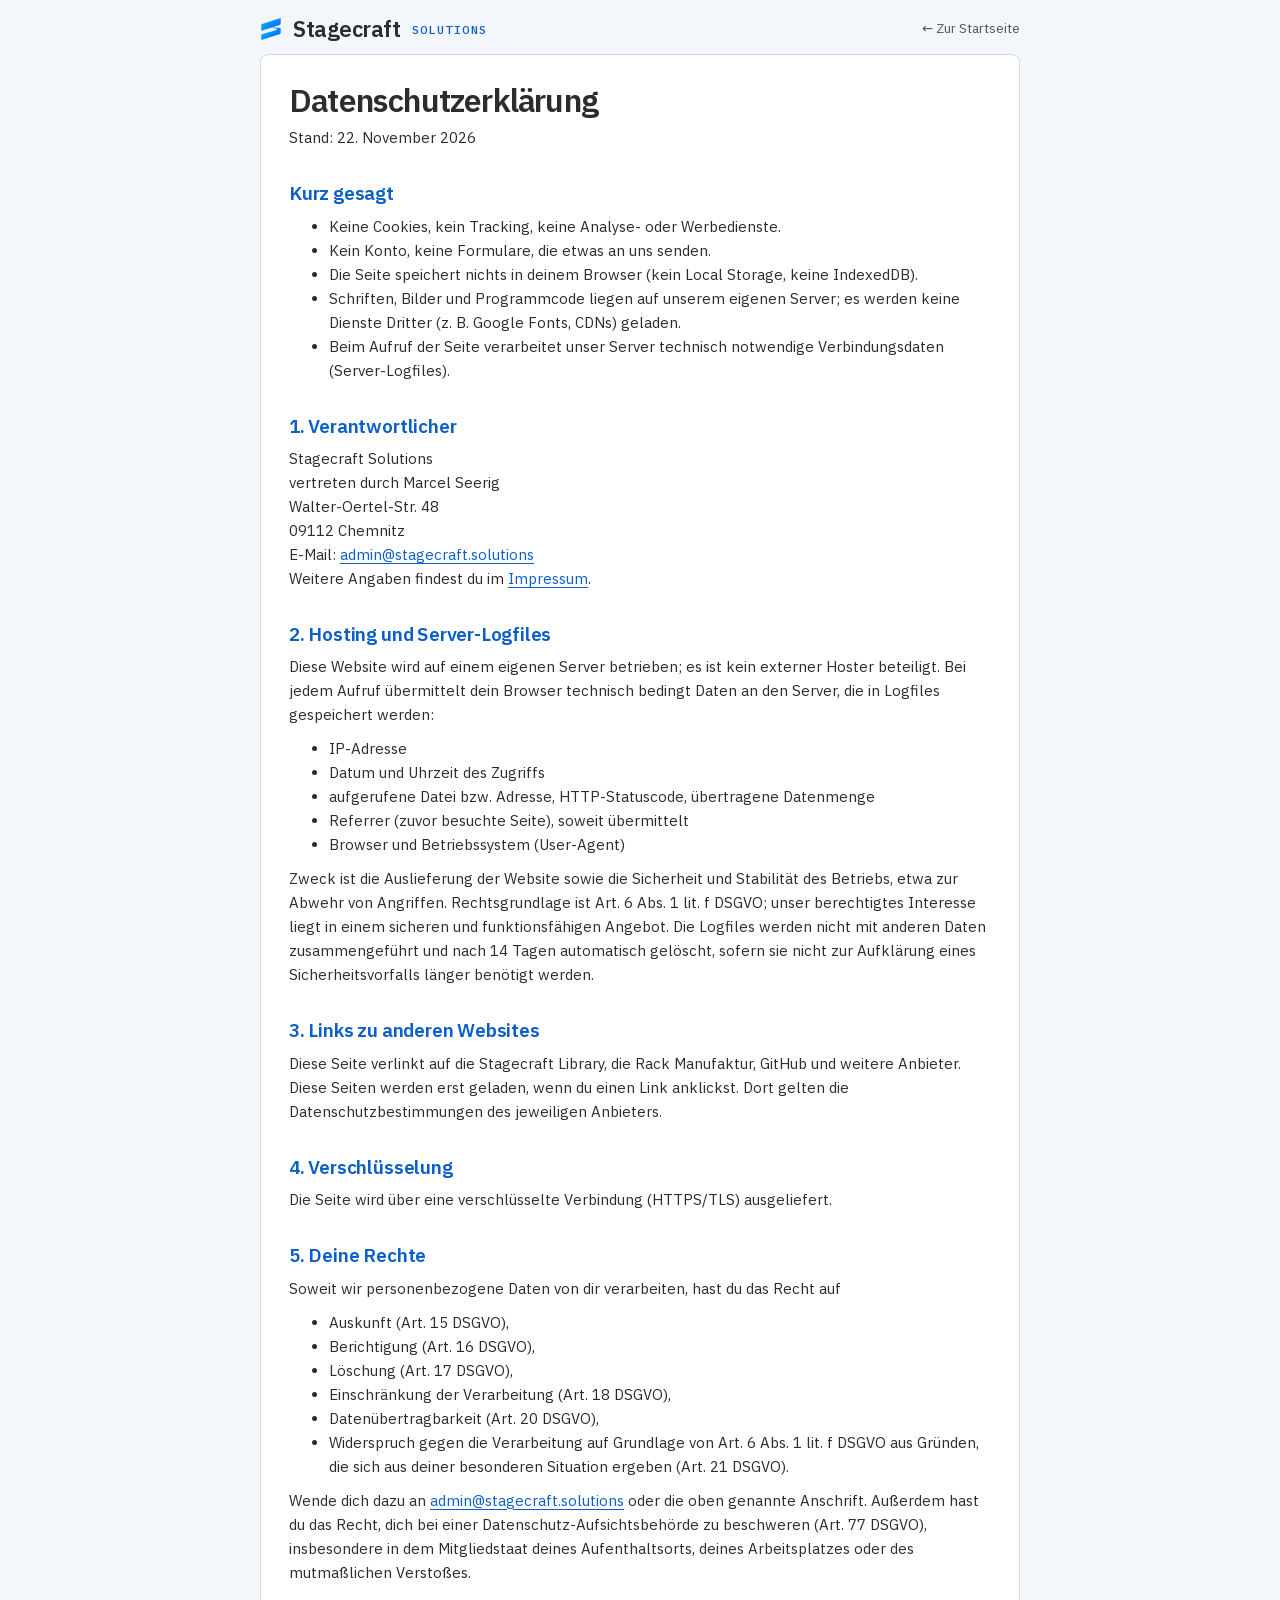
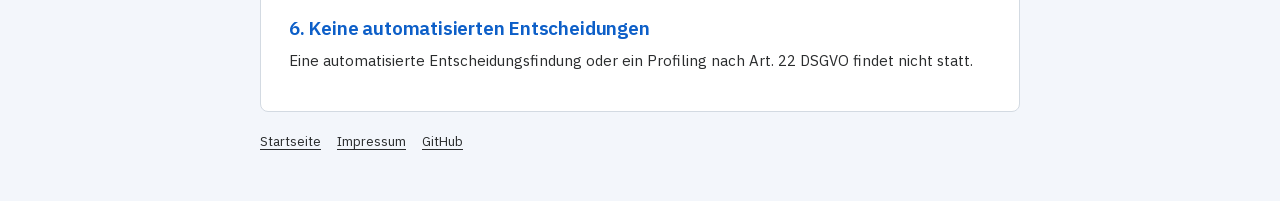
<file: public/datenschutz.html>
<!doctype html>
<html lang="de">
<head>
<meta charset="utf-8">
<meta name="viewport" content="width=device-width, initial-scale=1">
<meta name="robots" content="noindex">
<title>Datenschutz · Stagecraft Solutions</title>
<link rel="stylesheet" href="assets/fonts/fonts.css">
<link rel="stylesheet" href="assets/legal.css">
<link rel="icon" href="assets/img/favicon.svg" type="image/svg+xml">
</head>
<body>
<div class="wrap">
  <header class="top">
    <a href="./"><span class="mark" aria-hidden="true"></span><b>Stagecraft</b> <small>Solutions</small></a>
    <a class="back" href="./">← Zur Startseite</a>
  </header>
  <main>
    <h1>Datenschutzerklärung</h1>
    <p>Stand: 22. November 2026</p>

    <h2>Kurz gesagt</h2>
    <ul>
      <li>Keine Cookies, kein Tracking, keine Analyse- oder Werbedienste.</li>
      <li>Kein Konto, keine Formulare, die etwas an uns senden.</li>
      <li>Die Seite speichert nichts in deinem Browser (kein Local Storage, keine IndexedDB).</li>
      <li>Schriften, Bilder und Programmcode liegen auf unserem eigenen Server; es werden keine Dienste Dritter (z. B. Google Fonts, CDNs) geladen.</li>
      <li>Beim Aufruf der Seite verarbeitet unser Server technisch notwendige Verbindungsdaten (Server-Logfiles).</li>
    </ul>

    <h2>1. Verantwortlicher</h2>
    <address>
      Stagecraft Solutions<br>
      vertreten durch Marcel Seerig<br>
      Walter-Oertel-Str. 48<br>
      09112 Chemnitz<br>
      E-Mail: <a href="mailto:admin@stagecraft.solutions">admin@stagecraft.solutions</a>
    </address>
    <p>Weitere Angaben findest du im <a href="impressum.html">Impressum</a>.</p>

    <h2>2. Hosting und Server-Logfiles</h2>
    <p>Diese Website wird auf einem eigenen Server betrieben; es ist kein externer Hoster beteiligt. Bei jedem Aufruf übermittelt dein Browser technisch bedingt Daten an den Server, die in Logfiles gespeichert werden:</p>
    <ul>
      <li>IP-Adresse</li>
      <li>Datum und Uhrzeit des Zugriffs</li>
      <li>aufgerufene Datei bzw. Adresse, HTTP-Statuscode, übertragene Datenmenge</li>
      <li>Referrer (zuvor besuchte Seite), soweit übermittelt</li>
      <li>Browser und Betriebssystem (User-Agent)</li>
    </ul>
    <p>Zweck ist die Auslieferung der Website sowie die Sicherheit und Stabilität des Betriebs, etwa zur Abwehr von Angriffen. Rechtsgrundlage ist Art. 6 Abs. 1 lit. f DSGVO; unser berechtigtes Interesse liegt in einem sicheren und funktionsfähigen Angebot. Die Logfiles werden nicht mit anderen Daten zusammengeführt und nach 14 Tagen automatisch gelöscht, sofern sie nicht zur Aufklärung eines Sicherheitsvorfalls länger benötigt werden.</p>

    <h2>3. Links zu anderen Websites</h2>
    <p>Diese Seite verlinkt auf die Stagecraft Library, die Rack Manufaktur, GitHub und weitere Anbieter. Diese Seiten werden erst geladen, wenn du einen Link anklickst. Dort gelten die Datenschutzbestimmungen des jeweiligen Anbieters.</p>

    <h2>4. Verschlüsselung</h2>
    <p>Die Seite wird über eine verschlüsselte Verbindung (HTTPS/TLS) ausgeliefert.</p>

    <h2>5. Deine Rechte</h2>
    <p>Soweit wir personenbezogene Daten von dir verarbeiten, hast du das Recht auf</p>
    <ul>
      <li>Auskunft (Art. 15 DSGVO),</li>
      <li>Berichtigung (Art. 16 DSGVO),</li>
      <li>Löschung (Art. 17 DSGVO),</li>
      <li>Einschränkung der Verarbeitung (Art. 18 DSGVO),</li>
      <li>Datenübertragbarkeit (Art. 20 DSGVO),</li>
      <li>Widerspruch gegen die Verarbeitung auf Grundlage von Art. 6 Abs. 1 lit. f DSGVO aus Gründen, die sich aus deiner besonderen Situation ergeben (Art. 21 DSGVO).</li>
    </ul>
    <p>Wende dich dazu an <a href="mailto:admin@stagecraft.solutions">admin@stagecraft.solutions</a> oder die oben genannte Anschrift. Außerdem hast du das Recht, dich bei einer Datenschutz-Aufsichtsbehörde zu beschweren (Art. 77 DSGVO), insbesondere in dem Mitgliedstaat deines Aufenthaltsorts, deines Arbeitsplatzes oder des mutmaßlichen Verstoßes.</p>

    <h2>6. Keine automatisierten Entscheidungen</h2>
    <p>Eine automatisierte Entscheidungsfindung oder ein Profiling nach Art. 22 DSGVO findet nicht statt.</p>
  </main>
  <footer><a href="./">Startseite</a><a href="impressum.html">Impressum</a><a href="https://github.com/StagecraftSolutions" rel="noopener">GitHub</a></footer>
</div>
</body>
</html>
</file>
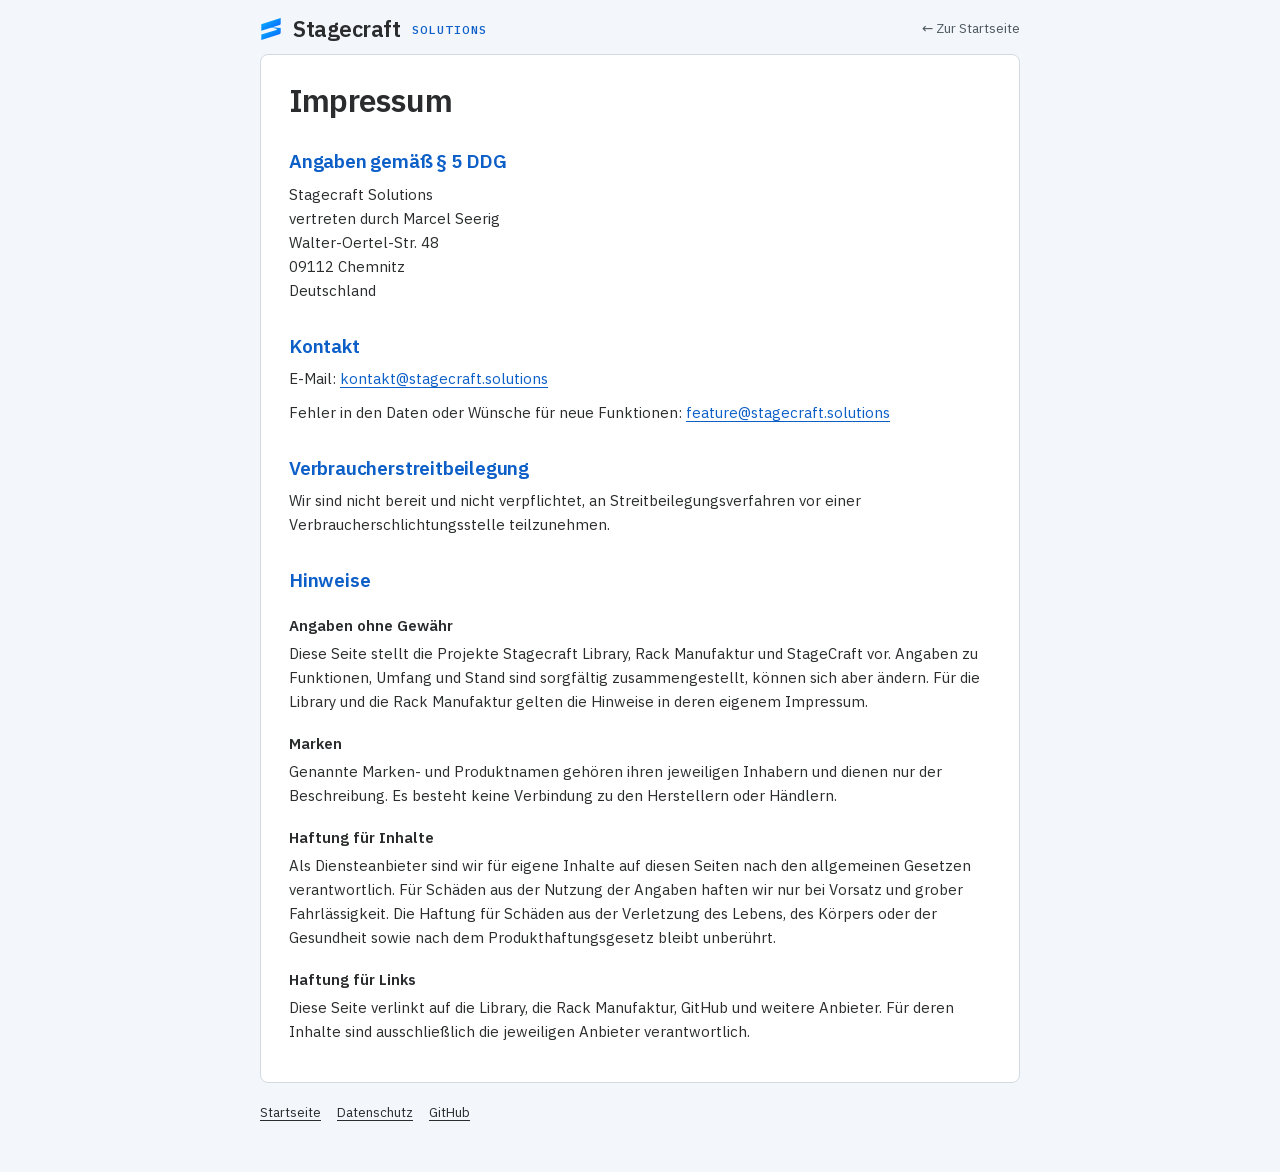
<file: public/impressum.html>
<!doctype html>
<html lang="de">
<head>
<meta charset="utf-8">
<meta name="viewport" content="width=device-width, initial-scale=1">
<meta name="robots" content="noindex">
<title>Impressum · Stagecraft Solutions</title>
<link rel="stylesheet" href="assets/fonts/fonts.css">
<link rel="stylesheet" href="assets/legal.css">
<link rel="icon" href="assets/img/favicon.svg" type="image/svg+xml">
</head>
<body>
<div class="wrap">
  <header class="top">
    <a href="./"><span class="mark" aria-hidden="true"></span><b>Stagecraft</b> <small>Solutions</small></a>
    <a class="back" href="./">← Zur Startseite</a>
  </header>
  <main>
    <h1>Impressum</h1>

    <h2>Angaben gemäß § 5 DDG</h2>
    <address>
      Stagecraft Solutions<br>
      vertreten durch Marcel Seerig<br>
      Walter-Oertel-Str. 48<br>
      09112 Chemnitz<br>
      Deutschland
    </address>

    <h2>Kontakt</h2>
    <p>E-Mail: <a href="mailto:kontakt@stagecraft.solutions">kontakt@stagecraft.solutions</a></p>
    <p>Fehler in den Daten oder Wünsche für neue Funktionen: <a href="mailto:feature@stagecraft.solutions">feature@stagecraft.solutions</a></p>

    <h2>Verbraucherstreitbeilegung</h2>
    <p>Wir sind nicht bereit und nicht verpflichtet, an Streitbeilegungsverfahren vor einer Verbraucherschlichtungsstelle teilzunehmen.</p>

    <h2>Hinweise</h2>
    <h3>Angaben ohne Gewähr</h3>
    <p>Diese Seite stellt die Projekte Stagecraft Library, Rack Manufaktur und StageCraft vor. Angaben zu Funktionen, Umfang und Stand sind sorgfältig zusammengestellt, können sich aber ändern. Für die Library und die Rack Manufaktur gelten die Hinweise in deren eigenem Impressum.</p>
    <h3>Marken</h3>
    <p>Genannte Marken- und Produktnamen gehören ihren jeweiligen Inhabern und dienen nur der Beschreibung. Es besteht keine Verbindung zu den Herstellern oder Händlern.</p>
    <h3>Haftung für Inhalte</h3>
    <p>Als Diensteanbieter sind wir für eigene Inhalte auf diesen Seiten nach den allgemeinen Gesetzen verantwortlich. Für Schäden aus der Nutzung der Angaben haften wir nur bei Vorsatz und grober Fahrlässigkeit. Die Haftung für Schäden aus der Verletzung des Lebens, des Körpers oder der Gesundheit sowie nach dem Produkthaftungsgesetz bleibt unberührt.</p>
    <h3>Haftung für Links</h3>
    <p>Diese Seite verlinkt auf die Library, die Rack Manufaktur, GitHub und weitere Anbieter. Für deren Inhalte sind ausschließlich die jeweiligen Anbieter verantwortlich.</p>
  </main>
  <footer><a href="./">Startseite</a><a href="datenschutz.html">Datenschutz</a><a href="https://github.com/StagecraftSolutions" rel="noopener">GitHub</a></footer>
</div>
</body>
</html>
</file>
<file: public/assets/fonts/fonts.css>
/* Lokal eingebundene Schriften (SIL Open Font License 1.1, siehe LICENSES.md) */
/* Barlow Condensed 500 latin-ext */
@font-face {
  font-family: 'Barlow Condensed';
  font-style: normal;
  font-weight: 500;
  font-display: swap;
  src: url(barlow-condensed-500-latin-ext.woff2) format('woff2');
  unicode-range: U+0100-02BA, U+02BD-02C5, U+02C7-02CC, U+02CE-02D7, U+02DD-02FF, U+0304, U+0308, U+0329, U+1D00-1DBF, U+1E00-1E9F, U+1EF2-1EFF, U+2020, U+20A0-20AB, U+20AD-20C4, U+2113, U+2C60-2C7F, U+A720-A7FF;
}
/* Barlow Condensed 500 latin */
@font-face {
  font-family: 'Barlow Condensed';
  font-style: normal;
  font-weight: 500;
  font-display: swap;
  src: url(barlow-condensed-500-latin.woff2) format('woff2');
  unicode-range: U+0000-00FF, U+0131, U+0152-0153, U+02BB-02BC, U+02C6, U+02DA, U+02DC, U+0304, U+0308, U+0329, U+2000-206F, U+20AC, U+2122, U+2191, U+2193, U+2212, U+2215, U+FEFF, U+FFFD;
}
/* Barlow Condensed 600 latin-ext */
@font-face {
  font-family: 'Barlow Condensed';
  font-style: normal;
  font-weight: 600;
  font-display: swap;
  src: url(barlow-condensed-600-latin-ext.woff2) format('woff2');
  unicode-range: U+0100-02BA, U+02BD-02C5, U+02C7-02CC, U+02CE-02D7, U+02DD-02FF, U+0304, U+0308, U+0329, U+1D00-1DBF, U+1E00-1E9F, U+1EF2-1EFF, U+2020, U+20A0-20AB, U+20AD-20C4, U+2113, U+2C60-2C7F, U+A720-A7FF;
}
/* Barlow Condensed 600 latin */
@font-face {
  font-family: 'Barlow Condensed';
  font-style: normal;
  font-weight: 600;
  font-display: swap;
  src: url(barlow-condensed-600-latin.woff2) format('woff2');
  unicode-range: U+0000-00FF, U+0131, U+0152-0153, U+02BB-02BC, U+02C6, U+02DA, U+02DC, U+0304, U+0308, U+0329, U+2000-206F, U+20AC, U+2122, U+2191, U+2193, U+2212, U+2215, U+FEFF, U+FFFD;
}
/* Barlow Condensed 700 latin-ext */
@font-face {
  font-family: 'Barlow Condensed';
  font-style: normal;
  font-weight: 700;
  font-display: swap;
  src: url(barlow-condensed-700-latin-ext.woff2) format('woff2');
  unicode-range: U+0100-02BA, U+02BD-02C5, U+02C7-02CC, U+02CE-02D7, U+02DD-02FF, U+0304, U+0308, U+0329, U+1D00-1DBF, U+1E00-1E9F, U+1EF2-1EFF, U+2020, U+20A0-20AB, U+20AD-20C4, U+2113, U+2C60-2C7F, U+A720-A7FF;
}
/* Barlow Condensed 700 latin */
@font-face {
  font-family: 'Barlow Condensed';
  font-style: normal;
  font-weight: 700;
  font-display: swap;
  src: url(barlow-condensed-700-latin.woff2) format('woff2');
  unicode-range: U+0000-00FF, U+0131, U+0152-0153, U+02BB-02BC, U+02C6, U+02DA, U+02DC, U+0304, U+0308, U+0329, U+2000-206F, U+20AC, U+2122, U+2191, U+2193, U+2212, U+2215, U+FEFF, U+FFFD;
}
/* IBM Plex Mono 400 latin-ext */
@font-face {
  font-family: 'IBM Plex Mono';
  font-style: normal;
  font-weight: 400;
  font-display: swap;
  src: url(ibm-plex-mono-400-latin-ext.woff2) format('woff2');
  unicode-range: U+0100-02BA, U+02BD-02C5, U+02C7-02CC, U+02CE-02D7, U+02DD-02FF, U+0304, U+0308, U+0329, U+1D00-1DBF, U+1E00-1E9F, U+1EF2-1EFF, U+2020, U+20A0-20AB, U+20AD-20C4, U+2113, U+2C60-2C7F, U+A720-A7FF;
}
/* IBM Plex Mono 400 latin */
@font-face {
  font-family: 'IBM Plex Mono';
  font-style: normal;
  font-weight: 400;
  font-display: swap;
  src: url(ibm-plex-mono-400-latin.woff2) format('woff2');
  unicode-range: U+0000-00FF, U+0131, U+0152-0153, U+02BB-02BC, U+02C6, U+02DA, U+02DC, U+0304, U+0308, U+0329, U+2000-206F, U+20AC, U+2122, U+2191, U+2193, U+2212, U+2215, U+FEFF, U+FFFD;
}
/* IBM Plex Mono 500 latin-ext */
@font-face {
  font-family: 'IBM Plex Mono';
  font-style: normal;
  font-weight: 500;
  font-display: swap;
  src: url(ibm-plex-mono-500-latin-ext.woff2) format('woff2');
  unicode-range: U+0100-02BA, U+02BD-02C5, U+02C7-02CC, U+02CE-02D7, U+02DD-02FF, U+0304, U+0308, U+0329, U+1D00-1DBF, U+1E00-1E9F, U+1EF2-1EFF, U+2020, U+20A0-20AB, U+20AD-20C4, U+2113, U+2C60-2C7F, U+A720-A7FF;
}
/* IBM Plex Mono 500 latin */
@font-face {
  font-family: 'IBM Plex Mono';
  font-style: normal;
  font-weight: 500;
  font-display: swap;
  src: url(ibm-plex-mono-500-latin.woff2) format('woff2');
  unicode-range: U+0000-00FF, U+0131, U+0152-0153, U+02BB-02BC, U+02C6, U+02DA, U+02DC, U+0304, U+0308, U+0329, U+2000-206F, U+20AC, U+2122, U+2191, U+2193, U+2212, U+2215, U+FEFF, U+FFFD;
}
/* IBM Plex Sans 400 latin-ext */
@font-face {
  font-family: 'IBM Plex Sans';
  font-style: normal;
  font-weight: 400;
  font-stretch: 100%;
  font-display: swap;
  src: url(ibm-plex-sans-400-latin-ext.woff2) format('woff2');
  unicode-range: U+0100-02BA, U+02BD-02C5, U+02C7-02CC, U+02CE-02D7, U+02DD-02FF, U+0304, U+0308, U+0329, U+1D00-1DBF, U+1E00-1E9F, U+1EF2-1EFF, U+2020, U+20A0-20AB, U+20AD-20C4, U+2113, U+2C60-2C7F, U+A720-A7FF;
}
/* IBM Plex Sans 400 latin */
@font-face {
  font-family: 'IBM Plex Sans';
  font-style: normal;
  font-weight: 400;
  font-stretch: 100%;
  font-display: swap;
  src: url(ibm-plex-sans-400-latin.woff2) format('woff2');
  unicode-range: U+0000-00FF, U+0131, U+0152-0153, U+02BB-02BC, U+02C6, U+02DA, U+02DC, U+0304, U+0308, U+0329, U+2000-206F, U+20AC, U+2122, U+2191, U+2193, U+2212, U+2215, U+FEFF, U+FFFD;
}
/* IBM Plex Sans 500 latin-ext */
@font-face {
  font-family: 'IBM Plex Sans';
  font-style: normal;
  font-weight: 500;
  font-stretch: 100%;
  font-display: swap;
  src: url(ibm-plex-sans-500-latin-ext.woff2) format('woff2');
  unicode-range: U+0100-02BA, U+02BD-02C5, U+02C7-02CC, U+02CE-02D7, U+02DD-02FF, U+0304, U+0308, U+0329, U+1D00-1DBF, U+1E00-1E9F, U+1EF2-1EFF, U+2020, U+20A0-20AB, U+20AD-20C4, U+2113, U+2C60-2C7F, U+A720-A7FF;
}
/* IBM Plex Sans 500 latin */
@font-face {
  font-family: 'IBM Plex Sans';
  font-style: normal;
  font-weight: 500;
  font-stretch: 100%;
  font-display: swap;
  src: url(ibm-plex-sans-500-latin.woff2) format('woff2');
  unicode-range: U+0000-00FF, U+0131, U+0152-0153, U+02BB-02BC, U+02C6, U+02DA, U+02DC, U+0304, U+0308, U+0329, U+2000-206F, U+20AC, U+2122, U+2191, U+2193, U+2212, U+2215, U+FEFF, U+FFFD;
}
/* IBM Plex Sans 600 latin-ext */
@font-face {
  font-family: 'IBM Plex Sans';
  font-style: normal;
  font-weight: 600;
  font-stretch: 100%;
  font-display: swap;
  src: url(ibm-plex-sans-600-latin-ext.woff2) format('woff2');
  unicode-range: U+0100-02BA, U+02BD-02C5, U+02C7-02CC, U+02CE-02D7, U+02DD-02FF, U+0304, U+0308, U+0329, U+1D00-1DBF, U+1E00-1E9F, U+1EF2-1EFF, U+2020, U+20A0-20AB, U+20AD-20C4, U+2113, U+2C60-2C7F, U+A720-A7FF;
}
/* IBM Plex Sans 600 latin */
@font-face {
  font-family: 'IBM Plex Sans';
  font-style: normal;
  font-weight: 600;
  font-stretch: 100%;
  font-display: swap;
  src: url(ibm-plex-sans-600-latin.woff2) format('woff2');
  unicode-range: U+0000-00FF, U+0131, U+0152-0153, U+02BB-02BC, U+02C6, U+02DA, U+02DC, U+0304, U+0308, U+0329, U+2000-206F, U+20AC, U+2122, U+2191, U+2193, U+2212, U+2215, U+FEFF, U+FFFD;
}
</file>
<file: public/assets/legal.css>
/* Rechtliche Seiten – gleiche Farben und Schriften wie die Startseite */
:root {
  --bg: #17191b; --surface: #212426; --line: #34383b; --fg: #e8eaeb; --muted: #9aa3a8; --lime: #4b94f0;
  --f-display: "IBM Plex Sans", system-ui, -apple-system, "Segoe UI", sans-serif;
  --f-body: "IBM Plex Sans", system-ui, -apple-system, "Segoe UI", sans-serif;
  --f-mono: "IBM Plex Mono", ui-monospace, monospace;
  color-scheme: dark;
}
@media (prefers-color-scheme: light) {
  :root { --bg: #f3f6fb; --surface: #ffffff; --line: #d3dae2; --fg: #2a2c2d; --muted: #4f5b61; --lime: #0d5fc8; color-scheme: light; }
}
* { box-sizing: border-box; }
body {
  margin: 0; background: var(--bg); color: var(--fg);
  font-family: var(--f-body); font-size: 15px; line-height: 1.6;
  padding: 0 max(16px, env(safe-area-inset-left, 0px)) 48px max(16px, env(safe-area-inset-right, 0px));
}
.wrap { max-width: 760px; margin: 0 auto; }
.top { display: flex; align-items: center; gap: 10px; padding-block: 18px 14px; }
.top a { color: inherit; text-decoration: none; display: flex; align-items: center; gap: 11px; }
.mark { width: 22px; height: 22px; flex: none; background: url(img/favicon.svg) center/contain no-repeat; }
.top b { font-family: var(--f-display); font-weight: 650; font-size: 22px; letter-spacing: -.02em; line-height: 1; }
.top small { font: 500 12px var(--f-mono); letter-spacing: .12em; text-transform: uppercase; color: var(--lime); }
.back { margin-left: auto; font-size: 13.5px; color: var(--muted) !important; }
.back:hover { color: var(--lime) !important; }
main { background: var(--surface); border: 1px solid var(--line); border-radius: 8px; padding: 8px 28px 28px; }
h1 { font-family: var(--f-display); font-weight: 650; font-size: 32px; letter-spacing: -.025em; margin: 20px 0 8px; line-height: 1.1; }
h2 { font-family: var(--f-display); font-weight: 600; font-size: 19px; letter-spacing: -.01em; margin: 28px 0 6px; color: var(--lime); }
h3 { font-size: 15px; margin: 18px 0 4px; }
p, ul { margin: 0 0 10px; }
a { color: var(--lime); text-underline-offset: 3px; }
address { font-style: normal; }
footer { margin-top: 20px; display: flex; gap: 16px; font-size: 13px; color: var(--muted); }
footer a { color: var(--fg); }
@media (max-width: 560px) { main { padding: 4px 18px 22px; } h1 { font-size: 28px; } .top b { font-size: 20px; } }
</file>
